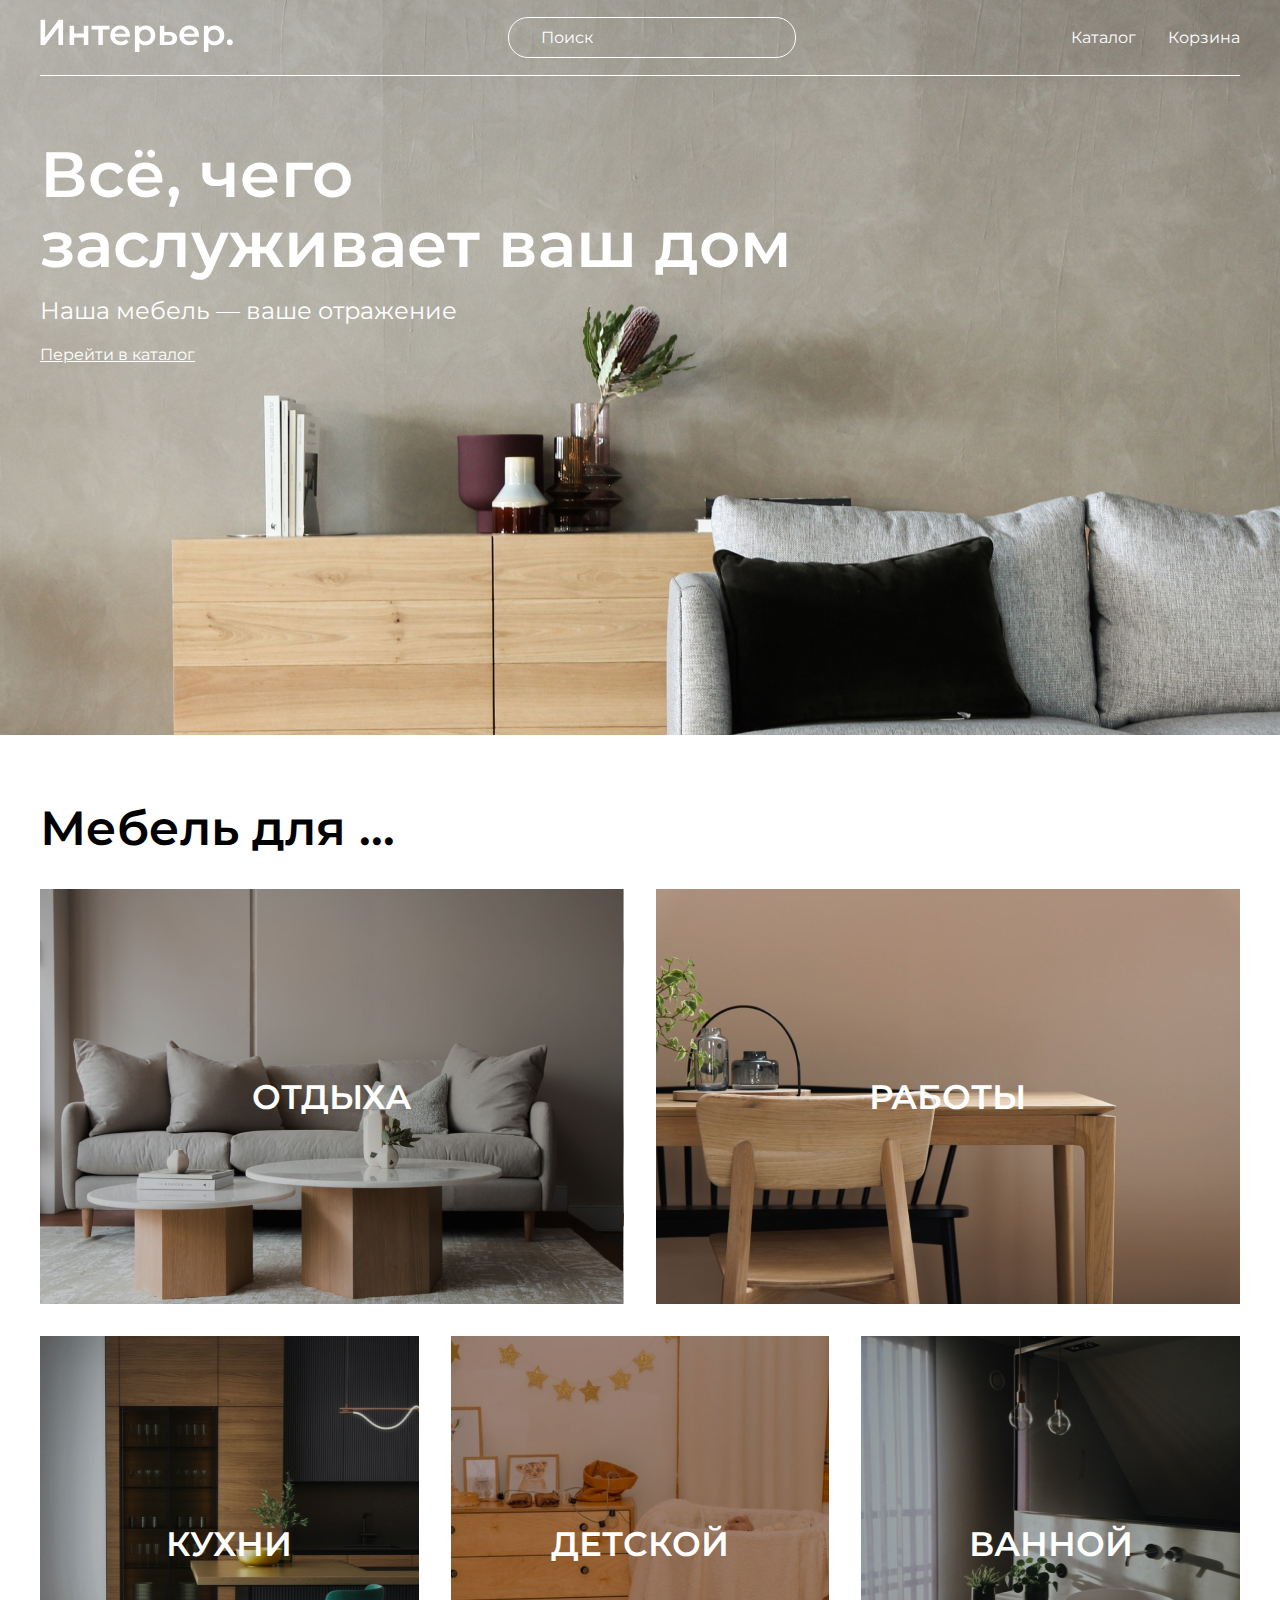
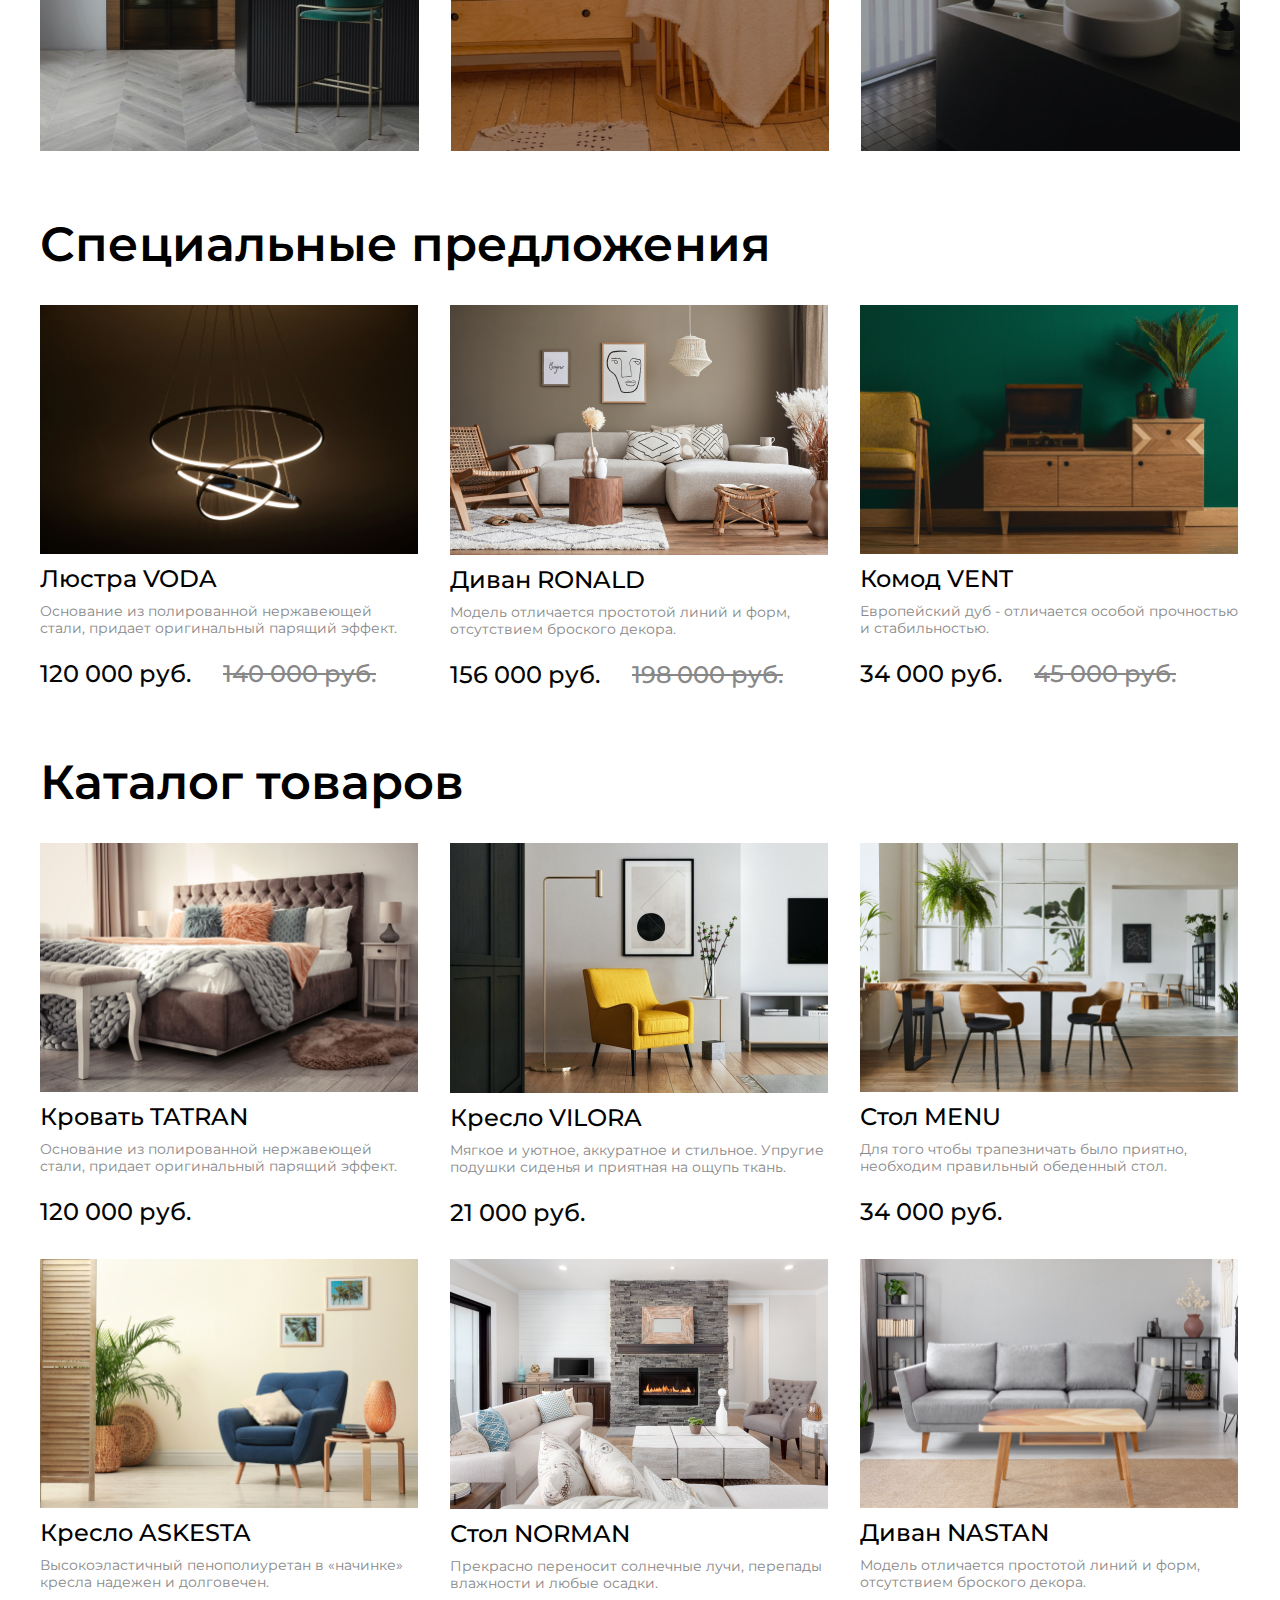
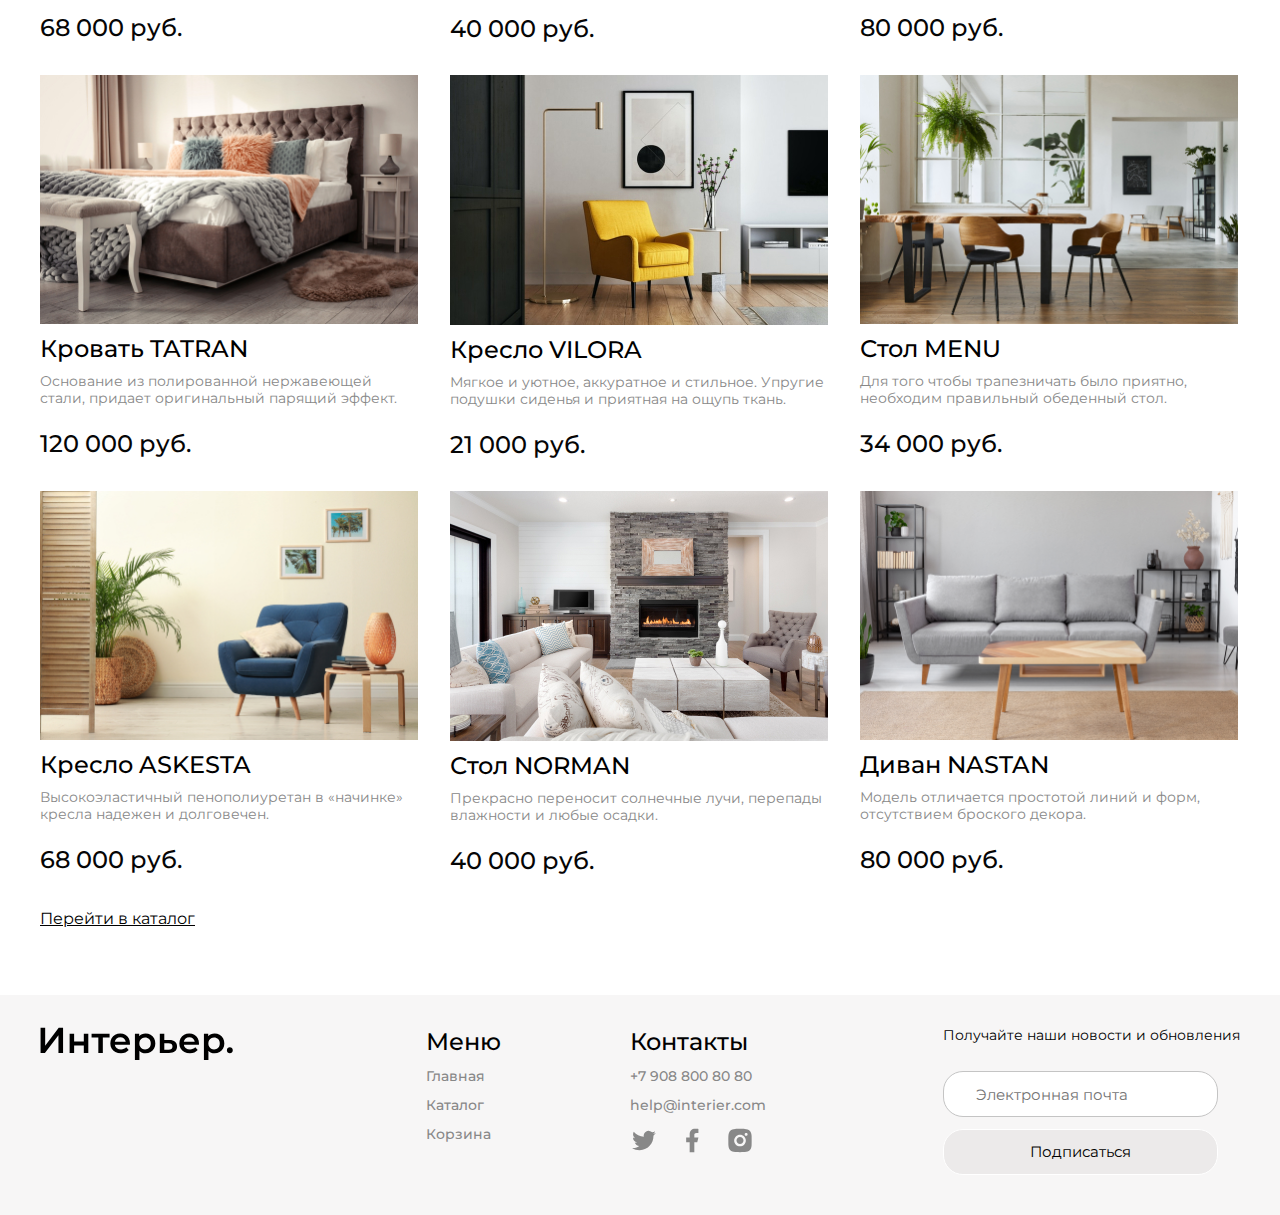
<file: index.html>
<!DOCTYPE html>
<html lang="ru">

<head>
    <meta charset="UTF-8">
    <meta name="viewport" content="width=device-width, initial-scale=1.0">
    <link rel="preconnect" href="https://fonts.googleapis.com">
    <link rel="preconnect" href="https://fonts.gstatic.com" crossorigin>
    <link href="https://fonts.googleapis.com/css2?family=Montserrat:wght@400;500;600&display=swap" rel="stylesheet">
    <link rel="stylesheet" href="style.css">
    <title>Главная страница</title>
</head>

<body>
    <section class="header__img center">
        <header class="header">
            <a href="./index.html"><svg width="193" height="33" viewBox="0 0 193 33" fill="none"
                    xmlns="http://www.w3.org/2000/svg">
                    <path
                        d="M0.564 0.799998H5.172V18.692L18.708 0.799998H23.064V26H18.456V8.144L4.92 26H0.564V0.799998ZM29.6256 6.776H34.1256V14.588H43.8096V6.776H48.3096V26H43.8096V18.404H34.1256V26H29.6256V6.776ZM69.5684 10.592H62.8364V26H58.3364V10.592H51.5684V6.776H69.5684V10.592ZM89.9888 16.496C89.9888 16.808 89.9648 17.252 89.9168 17.828H74.8328C75.0968 19.244 75.7808 20.372 76.8848 21.212C78.0128 22.028 79.4048 22.436 81.0608 22.436C83.1728 22.436 84.9128 21.74 86.2808 20.348L88.6928 23.12C87.8288 24.152 86.7368 24.932 85.4168 25.46C84.0968 25.988 82.6088 26.252 80.9528 26.252C78.8408 26.252 76.9808 25.832 75.3728 24.992C73.7648 24.152 72.5168 22.988 71.6288 21.5C70.7648 19.988 70.3328 18.284 70.3328 16.388C70.3328 14.516 70.7528 12.836 71.5928 11.348C72.4568 9.836 73.6448 8.66 75.1568 7.82C76.6688 6.98 78.3728 6.56 80.2688 6.56C82.1408 6.56 83.8088 6.98 85.2728 7.82C86.7608 8.636 87.9128 9.8 88.7288 11.312C89.5688 12.8 89.9888 14.528 89.9888 16.496ZM80.2688 10.16C78.8288 10.16 77.6048 10.592 76.5968 11.456C75.6128 12.296 75.0128 13.424 74.7968 14.84H85.7048C85.5128 13.448 84.9248 12.32 83.9408 11.456C82.9568 10.592 81.7328 10.16 80.2688 10.16ZM105.567 6.56C107.439 6.56 109.107 6.968 110.571 7.784C112.059 8.6 113.223 9.752 114.063 11.24C114.903 12.728 115.323 14.444 115.323 16.388C115.323 18.332 114.903 20.06 114.063 21.572C113.223 23.06 112.059 24.212 110.571 25.028C109.107 25.844 107.439 26.252 105.567 26.252C102.975 26.252 100.923 25.388 99.4107 23.66V32.984H94.9107V6.776H99.1947V9.296C99.9387 8.384 100.851 7.7 101.931 7.244C103.035 6.788 104.247 6.56 105.567 6.56ZM105.063 22.4C106.719 22.4 108.075 21.848 109.131 20.744C110.211 19.64 110.751 18.188 110.751 16.388C110.751 14.588 110.211 13.136 109.131 12.032C108.075 10.928 106.719 10.376 105.063 10.376C103.983 10.376 103.011 10.628 102.147 11.132C101.283 11.612 100.599 12.308 100.095 13.22C99.5907 14.132 99.3387 15.188 99.3387 16.388C99.3387 17.588 99.5907 18.644 100.095 19.556C100.599 20.468 101.283 21.176 102.147 21.68C103.011 22.16 103.983 22.4 105.063 22.4ZM129.449 13.112C131.897 13.112 133.769 13.664 135.065 14.768C136.385 15.872 137.045 17.432 137.045 19.448C137.045 21.56 136.325 23.192 134.885 24.344C133.445 25.496 131.417 26.06 128.801 26.036L119.801 26V6.776H124.301V13.076L129.449 13.112ZM128.405 22.724C129.725 22.748 130.733 22.472 131.429 21.896C132.125 21.32 132.473 20.48 132.473 19.376C132.473 18.296 132.137 17.504 131.465 17C130.793 16.496 129.773 16.232 128.405 16.208L124.301 16.172V22.688L128.405 22.724ZM159.001 16.496C159.001 16.808 158.977 17.252 158.929 17.828H143.845C144.109 19.244 144.793 20.372 145.897 21.212C147.025 22.028 148.417 22.436 150.073 22.436C152.185 22.436 153.925 21.74 155.293 20.348L157.705 23.12C156.841 24.152 155.749 24.932 154.429 25.46C153.109 25.988 151.621 26.252 149.965 26.252C147.853 26.252 145.993 25.832 144.385 24.992C142.777 24.152 141.529 22.988 140.641 21.5C139.777 19.988 139.345 18.284 139.345 16.388C139.345 14.516 139.765 12.836 140.605 11.348C141.469 9.836 142.657 8.66 144.169 7.82C145.681 6.98 147.385 6.56 149.281 6.56C151.153 6.56 152.821 6.98 154.285 7.82C155.773 8.636 156.925 9.8 157.741 11.312C158.581 12.8 159.001 14.528 159.001 16.496ZM149.281 10.16C147.841 10.16 146.617 10.592 145.609 11.456C144.625 12.296 144.025 13.424 143.809 14.84H154.717C154.525 13.448 153.937 12.32 152.953 11.456C151.969 10.592 150.745 10.16 149.281 10.16ZM174.578 6.56C176.45 6.56 178.118 6.968 179.582 7.784C181.07 8.6 182.234 9.752 183.074 11.24C183.914 12.728 184.334 14.444 184.334 16.388C184.334 18.332 183.914 20.06 183.074 21.572C182.234 23.06 181.07 24.212 179.582 25.028C178.118 25.844 176.45 26.252 174.578 26.252C171.986 26.252 169.934 25.388 168.422 23.66V32.984H163.922V6.776H168.206V9.296C168.95 8.384 169.862 7.7 170.942 7.244C172.046 6.788 173.258 6.56 174.578 6.56ZM174.074 22.4C175.73 22.4 177.086 21.848 178.142 20.744C179.222 19.64 179.762 18.188 179.762 16.388C179.762 14.588 179.222 13.136 178.142 12.032C177.086 10.928 175.73 10.376 174.074 10.376C172.994 10.376 172.022 10.628 171.158 11.132C170.294 11.612 169.61 12.308 169.106 13.22C168.602 14.132 168.35 15.188 168.35 16.388C168.35 17.588 168.602 18.644 169.106 19.556C169.61 20.468 170.294 21.176 171.158 21.68C172.022 22.16 172.994 22.4 174.074 22.4ZM189.83 26.252C189.014 26.252 188.318 25.976 187.742 25.424C187.166 24.848 186.878 24.128 186.878 23.264C186.878 22.376 187.154 21.656 187.706 21.104C188.282 20.552 188.99 20.276 189.83 20.276C190.67 20.276 191.366 20.552 191.918 21.104C192.494 21.656 192.782 22.376 192.782 23.264C192.782 24.128 192.494 24.848 191.918 25.424C191.342 25.976 190.646 26.252 189.83 26.252Z"
                        fill="white" />
                </svg>
            </a>
            <form action="#">
                <input class="header__input" placeholder="Поиск" type="text">
            </form>
            <nav class="menu">
                <a class="menu__link" href="./catalog.html">Каталог</a>
                <a class="menu__link" href="./cart.html">Корзина</a>
            </nav>
            <nav class="menu__mobile">
                <a href="#" class="menu__link-mobile"><svg width="20" height="19" viewBox="0 0 20 19" fill="none"
                        xmlns="http://www.w3.org/2000/svg">
                        <g clip-path="url(#clip0_1_253)">
                            <path
                                d="M5.7515 2.99153C4.59282 4.1485 3.91891 5.70376 3.86709 7.34035C3.81528 8.97695 4.38946 10.5717 5.47264 11.7997C6.55581 13.0276 8.06645 13.7963 9.69672 13.9492C11.2973 14.0992 12.8949 13.6446 14.1757 12.6767L17.5069 16.0087L17.5069 16.0087C17.5897 16.0915 17.6881 16.1572 17.7963 16.2021C17.9046 16.2469 18.0206 16.27 18.1377 16.27C18.2549 16.27 18.3709 16.2469 18.4791 16.2021C18.5873 16.1572 18.6857 16.0915 18.7685 16.0087C18.8514 15.9258 18.9171 15.8275 18.9619 15.7192C19.0068 15.611 19.0298 15.495 19.0298 15.3779C19.0298 15.2607 19.0068 15.1447 18.9619 15.0365C18.9171 14.9282 18.8514 14.8299 18.7685 14.747L18.7685 14.747L15.4368 11.4161C16.4021 10.1351 16.8547 8.53858 16.7038 6.93955C16.5501 5.31066 15.7816 3.80151 14.5547 2.71913C13.3277 1.63674 11.7345 1.06244 10.0992 1.11304C8.46381 1.16365 6.90917 1.83536 5.7515 2.99153ZM5.7515 2.99153L5.82216 3.06229L5.7515 2.99153ZM13.5895 4.25378C14.0271 4.68428 14.3751 5.19715 14.6135 5.76281C14.8518 6.32848 14.9758 6.93574 14.9783 7.54956C14.9808 8.16339 14.8618 8.77164 14.628 9.33923C14.3943 9.90681 14.0505 10.4225 13.6164 10.8565C13.1824 11.2906 12.6667 11.6344 12.0991 11.8682C11.5315 12.1019 10.9233 12.221 10.3094 12.2185C9.6956 12.216 9.08834 12.092 8.52268 11.8536C7.95702 11.6152 7.44415 11.2672 7.01365 10.8297C6.15334 9.95522 5.67341 8.77625 5.6784 7.54956C5.6834 6.32288 6.17291 5.14786 7.04032 4.28045C7.90772 3.41304 9.08274 2.92353 10.3094 2.91854C11.5361 2.91354 12.7151 3.39347 13.5895 4.25378Z"
                                fill="white" stroke="white" stroke-width="0.2" />
                        </g>
                        <defs>
                            <clipPath id="clip0_1_253">
                                <rect width="19" height="19" fill="white" transform="translate(0.800659)" />
                            </clipPath>
                        </defs>
                    </svg>
                </a>
                <a href="./catalog.html" class="menu__link-mobile"><svg width="20" height="21" viewBox="0 0 20 21"
                        fill="none" xmlns="http://www.w3.org/2000/svg">
                        <rect x="0.800659" y="0.899902" width="4.57143" height="4.57143" fill="white" />
                        <rect x="0.800659" y="8.21411" width="4.57143" height="4.57143" fill="white" />
                        <rect x="0.800659" y="15.5283" width="4.57143" height="4.57143" fill="white" />
                        <rect x="8.11414" y="8.21411" width="4.57143" height="4.57143" fill="white" />
                        <rect x="8.11414" y="15.5283" width="4.57143" height="4.57143" fill="white" />
                        <rect x="8.11414" y="0.899902" width="4.57143" height="4.57143" fill="white" />
                        <rect x="15.4286" y="8.21411" width="4.57143" height="4.57143" fill="white" />
                        <rect x="15.4286" y="15.5283" width="4.57143" height="4.57143" fill="white" />
                        <rect x="15.4286" y="0.899902" width="4.57143" height="4.57143" fill="white" />
                    </svg>
                </a>
                <a href="./cart.html" class="menu__link-mobile"><svg width="25" height="25" viewBox="0 0 25 25"
                        fill="none" xmlns="http://www.w3.org/2000/svg">
                        <path
                            d="M14.5834 20.8334C15.1359 20.8334 15.6658 20.6139 16.0566 20.2232C16.4473 19.8325 16.6667 19.3026 16.6667 18.7501C16.6667 18.1975 16.4473 17.6676 16.0566 17.2769C15.6658 16.8862 15.1359 16.6667 14.5834 16.6667C14.0309 16.6667 13.501 16.8862 13.1103 17.2769C12.7196 17.6676 12.5001 18.1975 12.5001 18.7501C12.5001 19.3026 12.7196 19.8325 13.1103 20.2232C13.501 20.6139 14.0309 20.8334 14.5834 20.8334ZM7.29174 20.8334C7.84428 20.8334 8.37418 20.6139 8.76488 20.2232C9.15558 19.8325 9.37508 19.3026 9.37508 18.7501C9.37508 18.1975 9.15558 17.6676 8.76488 17.2769C8.37418 16.8862 7.84428 16.6667 7.29174 16.6667C6.73921 16.6667 6.20931 16.8862 5.81861 17.2769C5.4279 17.6676 5.20841 18.1975 5.20841 18.7501C5.20841 19.3026 5.4279 19.8325 5.81861 20.2232C6.20931 20.6139 6.73921 20.8334 7.29174 20.8334ZM20.873 6.16987C21.133 6.16149 21.3796 6.05229 21.5606 5.86538C21.7416 5.67846 21.8428 5.42849 21.8428 5.16831C21.8428 4.90814 21.7416 4.65816 21.5606 4.47125C21.3796 4.28433 21.133 4.17514 20.873 4.16675H19.674C18.7345 4.16675 17.922 4.81883 17.7178 5.7355L16.4126 11.6126C16.2084 12.5292 15.3959 13.1813 14.4563 13.1813H6.63133L5.12924 7.17091H14.8636C15.1212 7.15916 15.3644 7.04856 15.5425 6.86211C15.7206 6.67567 15.82 6.42773 15.82 6.16987C15.82 5.91201 15.7206 5.66408 15.5425 5.47763C15.3644 5.29119 15.1212 5.18059 14.8636 5.16883H5.12924C4.82473 5.16874 4.5242 5.23808 4.25051 5.37157C3.97682 5.50507 3.73716 5.69921 3.54976 5.93923C3.36236 6.17925 3.23215 6.45884 3.16903 6.75674C3.10591 7.05464 3.11154 7.36302 3.1855 7.65841L4.68758 13.6667C4.79586 14.1003 5.046 14.4852 5.39821 14.7602C5.75042 15.0352 6.18447 15.1845 6.63133 15.1845H14.4563C15.368 15.1846 16.2524 14.8738 16.9636 14.3033C17.6748 13.7329 18.1701 12.9369 18.3678 12.047L19.674 6.16987H20.873Z"
                            fill="white" />
                    </svg>
                </a>
            </nav>
        </header>
        <div class="top">
            <h1 class="top__title">Всё, чего заслуживает ваш дом</h1>
            <p class="top__text">Наша мебель — ваше отражение</p>
            <a class="top__link__catalog" href="./catalog.html">Перейти в каталог</a>
        </div>
    </section>
    <section class="for center">
        <h2 class="for__title">Мебель для ...</h2>
        <div class="for__box">
            <div class="for__item for__big_pic for__item_1">Отдыха</div>
            <div class="for__item for__big_pic for__item_2">Работы</div>
            <div class="for__item for__item_3">Кухни</div>
            <div class="for__item for__item_4">Детской</div>
            <div class="for__item for__item_5">Ванной</div>
        </div>
    </section>
    <section class="center">
        <h2 class="heading">Специальные предложения</h2>
        <div class="product__box">
            <div class="product__content">
                <img src="img/voda.jpg" alt="Люстра">
                <h3 class="product__heading">Люстра VODA</h3>
                <p class="product__heading_text">Основание из полированной нержавеющей стали, придает оригинальный
                    парящий эффект.</p>
                <div class="product__price_box">
                    <p class="product__price">120 000 руб.</p>
                    <p class="product__price product__price_sale">140 000 руб.</p>
                </div>
            </div>
            <div class="product__content">
                <img src="img/ronald.jpg" alt="Диван">
                <h3 class="product__heading">Диван RONALD</h3>
                <p class="product__heading_text">Модель отличается простотой линий и форм, отсутствием броского декора.
                </p>
                <div class="product__price_box">
                    <p class="product__price">156 000 руб.</p>
                    <p class="product__price product__price_sale">198 000 руб.</p>
                </div>
            </div>
            <div class="product__content">
                <img src="img/vent.jpg" alt="Комод">
                <h3 class="product__heading">Комод VENT</h3>
                <p class="product__heading_text">Европейский дуб - отличается особой прочностью и стабильностью.</p>
                <div class="product__price_box">
                    <p class="product__price">34 000 руб.</p>
                    <p class="product__price product__price_sale">45 000 руб.</p>
                </div>
            </div>
        </div>
    </section>
    <section class="center">
        <h2 class="heading">Каталог товаров</h2>
        <div class="product__box">
            <div class="product__content">
                <img src="img/tatran.jpg" alt="Кровать">
                <h3 class="product__heading">Кровать TATRAN</h3>
                <p class="product__heading_text">Основание из полированной нержавеющей стали, придает оригинальный
                    парящий
                    эффект.</p>
                <div class="product__price_box">
                    <p class="product__price">120 000 руб.</p>
                </div>
            </div>
            <div class="product__content">
                <img src="img/vilora.jpg" alt="Кресло">
                <h3 class="product__heading">Кресло VILORA</h3>
                <p class="product__heading_text">Мягкое и уютное, аккуратное и стильное. Упругие подушки сиденья и
                    приятная
                    на
                    ощупь ткань.</p>
                <div class="product__price_box">
                    <p class="product__price">21 000 руб.</p>
                </div>
            </div>
            <div class="product__content">
                <img src="img/menu.jpg" alt="Стол">
                <h3 class="product__heading">Стол MENU</h3>
                <p class="product__heading_text">Для того чтобы трапезничать было приятно, необходим правильный
                    обеденный
                    стол.
                </p>
                <div class="product__price_box">
                    <p class="product__price">34 000 руб.</p>
                </div>
            </div>
            <div class="product__content">
                <img src="img/askesta.jpg" alt="Кресло">
                <h3 class="product__heading">Кресло ASKESTA</h3>
                <p class="product__heading_text">Высокоэластичный пенополиуретан в «начинке» кресла надежен и
                    долговечен.
                </p>
                <div class="product__price_box">
                    <p class="product__price">68 000 руб.</p>
                </div>
            </div>
            <div class="product__content">
                <img src="img/norman.jpg" alt="Стол">
                <h3 class="product__heading">Стол NORMAN</h3>
                <p class="product__heading_text">Прекрасно переносит солнечные лучи, перепады влажности и любые осадки.
                </p>
                <div class="product__price_box">
                    <p class="product__price">40 000 руб.</p>
                </div>
            </div>
            <div class="product__content">
                <img src="img/nastan.png" alt="Диван">
                <h3 class="product__heading">Диван NASTAN</h3>
                <p class="product__heading_text">Модель отличается простотой линий и форм, отсутствием броского декора.
                </p>
                <div class="product__price_box">
                    <p class="product__price">80 000 руб.</p>
                </div>
            </div>
            <div class="product__content">
                <img src="img/tatran.jpg" alt="Кровать">
                <h3 class="product__heading">Кровать TATRAN</h3>
                <p class="product__heading_text">Основание из полированной нержавеющей стали, придает оригинальный
                    парящий
                    эффект.</p>
                <div class="product__price_box">
                    <p class="product__price">120 000 руб.</p>
                </div>
            </div>
            <div class="product__content">
                <img src="img/vilora.jpg" alt="Кресло">
                <h3 class="product__heading">Кресло VILORA</h3>
                <p class="product__heading_text">Мягкое и уютное, аккуратное и стильное. Упругие подушки сиденья и
                    приятная
                    на
                    ощупь ткань.</p>
                <div class="product__price_box">
                    <p class="product__price">21 000 руб.</p>
                </div>
            </div>
            <div class="product__content">
                <img src="img/menu.jpg" alt="Стол">
                <h3 class="product__heading">Стол MENU</h3>
                <p class="product__heading_text">Для того чтобы трапезничать было приятно, необходим правильный
                    обеденный
                    стол.
                </p>
                <div class="product__price_box">
                    <p class="product__price">34 000 руб.</p>
                </div>
            </div>
            <div class="product__content">
                <img src="img/askesta.jpg" alt="Кресло">
                <h3 class="product__heading">Кресло ASKESTA</h3>
                <p class="product__heading_text">Высокоэластичный пенополиуретан в «начинке» кресла надежен и
                    долговечен.
                </p>
                <div class="product__price_box">
                    <p class="product__price">68 000 руб.</p>
                </div>
            </div>
            <div class="product__content">
                <img src="img/norman.jpg" alt="Стол">
                <h3 class="product__heading">Стол NORMAN</h3>
                <p class="product__heading_text">Прекрасно переносит солнечные лучи, перепады влажности и любые осадки.
                </p>
                <div class="product__price_box">
                    <p class="product__price">40 000 руб.</p>
                </div>
            </div>
            <div class="product__content">
                <img src="img/nastan.png" alt="Диван">
                <h3 class="product__heading">Диван NASTAN</h3>
                <p class="product__heading_text">Модель отличается простотой линий и форм, отсутствием броского декора.
                </p>
                <div class="product__price_box">
                    <p class="product__price">80 000 руб.</p>
                </div>
            </div>
        </div>
        <div class="bottom__catalog"><a class="bottom__catalog_link" href="./catalog.html">Перейти в каталог</a></div>
    </section>
    <footer class="footer center">
        <div class="footer__logo">
            <a href="index.html"><svg width="193" height="33" viewBox="0 0 193 33" fill="none"
                    xmlns="http://www.w3.org/2000/svg">
                    <path
                        d="M0.564 0.799998H5.172V18.692L18.708 0.799998H23.064V26H18.456V8.144L4.92 26H0.564V0.799998ZM29.6256 6.776H34.1256V14.588H43.8096V6.776H48.3096V26H43.8096V18.404H34.1256V26H29.6256V6.776ZM69.5684 10.592H62.8364V26H58.3364V10.592H51.5684V6.776H69.5684V10.592ZM89.9888 16.496C89.9888 16.808 89.9648 17.252 89.9168 17.828H74.8328C75.0968 19.244 75.7808 20.372 76.8848 21.212C78.0128 22.028 79.4048 22.436 81.0608 22.436C83.1728 22.436 84.9128 21.74 86.2808 20.348L88.6928 23.12C87.8288 24.152 86.7368 24.932 85.4168 25.46C84.0968 25.988 82.6088 26.252 80.9528 26.252C78.8408 26.252 76.9808 25.832 75.3728 24.992C73.7648 24.152 72.5168 22.988 71.6288 21.5C70.7648 19.988 70.3328 18.284 70.3328 16.388C70.3328 14.516 70.7528 12.836 71.5928 11.348C72.4568 9.836 73.6448 8.66 75.1568 7.82C76.6688 6.98 78.3728 6.56 80.2688 6.56C82.1408 6.56 83.8088 6.98 85.2728 7.82C86.7608 8.636 87.9128 9.8 88.7288 11.312C89.5688 12.8 89.9888 14.528 89.9888 16.496ZM80.2688 10.16C78.8288 10.16 77.6048 10.592 76.5968 11.456C75.6128 12.296 75.0128 13.424 74.7968 14.84H85.7048C85.5128 13.448 84.9248 12.32 83.9408 11.456C82.9568 10.592 81.7328 10.16 80.2688 10.16ZM105.567 6.56C107.439 6.56 109.107 6.968 110.571 7.784C112.059 8.6 113.223 9.752 114.063 11.24C114.903 12.728 115.323 14.444 115.323 16.388C115.323 18.332 114.903 20.06 114.063 21.572C113.223 23.06 112.059 24.212 110.571 25.028C109.107 25.844 107.439 26.252 105.567 26.252C102.975 26.252 100.923 25.388 99.4107 23.66V32.984H94.9107V6.776H99.1947V9.296C99.9387 8.384 100.851 7.7 101.931 7.244C103.035 6.788 104.247 6.56 105.567 6.56ZM105.063 22.4C106.719 22.4 108.075 21.848 109.131 20.744C110.211 19.64 110.751 18.188 110.751 16.388C110.751 14.588 110.211 13.136 109.131 12.032C108.075 10.928 106.719 10.376 105.063 10.376C103.983 10.376 103.011 10.628 102.147 11.132C101.283 11.612 100.599 12.308 100.095 13.22C99.5907 14.132 99.3387 15.188 99.3387 16.388C99.3387 17.588 99.5907 18.644 100.095 19.556C100.599 20.468 101.283 21.176 102.147 21.68C103.011 22.16 103.983 22.4 105.063 22.4ZM129.449 13.112C131.897 13.112 133.769 13.664 135.065 14.768C136.385 15.872 137.045 17.432 137.045 19.448C137.045 21.56 136.325 23.192 134.885 24.344C133.445 25.496 131.417 26.06 128.801 26.036L119.801 26V6.776H124.301V13.076L129.449 13.112ZM128.405 22.724C129.725 22.748 130.733 22.472 131.429 21.896C132.125 21.32 132.473 20.48 132.473 19.376C132.473 18.296 132.137 17.504 131.465 17C130.793 16.496 129.773 16.232 128.405 16.208L124.301 16.172V22.688L128.405 22.724ZM159.001 16.496C159.001 16.808 158.977 17.252 158.929 17.828H143.845C144.109 19.244 144.793 20.372 145.897 21.212C147.025 22.028 148.417 22.436 150.073 22.436C152.185 22.436 153.925 21.74 155.293 20.348L157.705 23.12C156.841 24.152 155.749 24.932 154.429 25.46C153.109 25.988 151.621 26.252 149.965 26.252C147.853 26.252 145.993 25.832 144.385 24.992C142.777 24.152 141.529 22.988 140.641 21.5C139.777 19.988 139.345 18.284 139.345 16.388C139.345 14.516 139.765 12.836 140.605 11.348C141.469 9.836 142.657 8.66 144.169 7.82C145.681 6.98 147.385 6.56 149.281 6.56C151.153 6.56 152.821 6.98 154.285 7.82C155.773 8.636 156.925 9.8 157.741 11.312C158.581 12.8 159.001 14.528 159.001 16.496ZM149.281 10.16C147.841 10.16 146.617 10.592 145.609 11.456C144.625 12.296 144.025 13.424 143.809 14.84H154.717C154.525 13.448 153.937 12.32 152.953 11.456C151.969 10.592 150.745 10.16 149.281 10.16ZM174.578 6.56C176.45 6.56 178.118 6.968 179.582 7.784C181.07 8.6 182.234 9.752 183.074 11.24C183.914 12.728 184.334 14.444 184.334 16.388C184.334 18.332 183.914 20.06 183.074 21.572C182.234 23.06 181.07 24.212 179.582 25.028C178.118 25.844 176.45 26.252 174.578 26.252C171.986 26.252 169.934 25.388 168.422 23.66V32.984H163.922V6.776H168.206V9.296C168.95 8.384 169.862 7.7 170.942 7.244C172.046 6.788 173.258 6.56 174.578 6.56ZM174.074 22.4C175.73 22.4 177.086 21.848 178.142 20.744C179.222 19.64 179.762 18.188 179.762 16.388C179.762 14.588 179.222 13.136 178.142 12.032C177.086 10.928 175.73 10.376 174.074 10.376C172.994 10.376 172.022 10.628 171.158 11.132C170.294 11.612 169.61 12.308 169.106 13.22C168.602 14.132 168.35 15.188 168.35 16.388C168.35 17.588 168.602 18.644 169.106 19.556C169.61 20.468 170.294 21.176 171.158 21.68C172.022 22.16 172.994 22.4 174.074 22.4ZM189.83 26.252C189.014 26.252 188.318 25.976 187.742 25.424C187.166 24.848 186.878 24.128 186.878 23.264C186.878 22.376 187.154 21.656 187.706 21.104C188.282 20.552 188.99 20.276 189.83 20.276C190.67 20.276 191.366 20.552 191.918 21.104C192.494 21.656 192.782 22.376 192.782 23.264C192.782 24.128 192.494 24.848 191.918 25.424C191.342 25.976 190.646 26.252 189.83 26.252Z"
                        fill="black" />
                </svg>
            </a>
        </div>
        <div class="footer__content">
            <div class="footer__info">
                <div class="footer__menu">
                    <h4 class="footer__heading">Меню</h4>
                    <a class="footer__link" href="./index.html">Главная</a>
                    <a class="footer__link" href="./catalog.html">Каталог</a>
                    <a class="footer__link" href="./cart.html">Корзина</a>
                </div>
                <div class="footer__item">
                    <h4 class="footer__heading">Контакты</h4>
                    <a class="footer__contacts" href="#">+7 908 800 80 80</a>
                    <a class="footer__contacts" href="#">help@interier.com</a>
                    <div class="footer__item_icons">
                        <a href="#"><svg class="footer__item_icons_logo" width="28" height="29" viewBox="0 0 28 29"
                                fill="none" xmlns="http://www.w3.org/2000/svg">
                                <g clip-path="url(#clip0_1_1295)">
                                    <path
                                        d="M25.8557 7.11685C24.965 7.51083 24.0205 7.76957 23.0533 7.88452C24.0727 7.27486 24.8357 6.31537 25.2 5.18485C24.2433 5.75419 23.1945 6.15319 22.1013 6.36902C21.3671 5.58336 20.3938 5.06231 19.3328 4.88687C18.2718 4.71143 17.1826 4.89143 16.2345 5.39888C15.2864 5.90634 14.5325 6.71282 14.09 7.69295C13.6475 8.67307 13.5412 9.77193 13.7877 10.8187C11.8476 10.7215 9.94974 10.2173 8.21718 9.33896C6.48463 8.46063 4.95616 7.22774 3.73102 5.72035C3.29735 6.46521 3.06946 7.31195 3.07068 8.17385C3.07068 9.86552 3.93168 11.36 5.24068 12.235C4.46603 12.2106 3.70842 12.0014 3.03102 11.6249V11.6855C3.03125 12.8122 3.42111 13.9041 4.1345 14.7761C4.8479 15.6481 5.84091 16.2466 6.94518 16.47C6.22607 16.6649 5.47204 16.6936 4.74018 16.554C5.05153 17.5238 5.65836 18.3719 6.47571 18.9796C7.29306 19.5874 8.28 19.9243 9.29835 19.9432C8.28624 20.7381 7.12739 21.3257 5.88804 21.6724C4.6487 22.0191 3.35316 22.1182 2.07552 21.9639C4.30583 23.3982 6.90213 24.1597 9.55385 24.1572C18.529 24.1572 23.4372 16.722 23.4372 10.2739C23.4372 10.0639 23.4313 9.85152 23.422 9.64385C24.3774 8.95338 25.2019 8.09804 25.8568 7.11802L25.8557 7.11685Z"
                                        fill="#888888" />
                                </g>
                                <defs>
                                    <clipPath id="clip0_1_1295">
                                        <rect width="28" height="28" fill="white" transform="translate(0 0.518188)" />
                                    </clipPath>
                                </defs>
                            </svg>
                        </a>
                        <a href="#"><svg class="footer__item_icons_logo" width="28" height="29" viewBox="0 0 28 29"
                                fill="none" xmlns="http://www.w3.org/2000/svg">
                                <g clip-path="url(#clip0_1_1292)">
                                    <path
                                        d="M16.3333 16.2395H19.25L20.4167 11.5728H16.3333V9.2395C16.3333 8.03783 16.3333 6.90617 18.6667 6.90617H20.4167V2.98617C20.0363 2.936 18.6002 2.82283 17.0835 2.82283C13.916 2.82283 11.6667 4.756 11.6667 8.30617V11.5728H8.16666V16.2395H11.6667V26.1562H16.3333V16.2395Z"
                                        fill="#888888" />
                                </g>
                                <defs>
                                    <clipPath id="clip0_1_1292">
                                        <rect width="28" height="28" fill="white" transform="translate(0 0.489502)" />
                                    </clipPath>
                                </defs>
                            </svg>
                        </a>
                        <a href="#"><svg class="footer__item_icons_logo" width="28" height="29" viewBox="0 0 28 29"
                                fill="none" xmlns="http://www.w3.org/2000/svg">
                                <g clip-path="url(#clip0_1_1298)">
                                    <path
                                        d="M14 2.85164C17.1698 2.85164 17.5653 2.86331 18.809 2.92164C20.0515 2.97998 20.8973 3.17481 21.6417 3.46414C22.4117 3.76048 23.0603 4.16181 23.709 4.80931C24.3022 5.39252 24.7613 6.098 25.0542 6.87664C25.3423 7.61981 25.5383 8.46681 25.5967 9.70931C25.6515 10.953 25.6667 11.3485 25.6667 14.5183C25.6667 17.6881 25.655 18.0836 25.5967 19.3273C25.5383 20.5698 25.3423 21.4156 25.0542 22.16C24.7621 22.939 24.303 23.6447 23.709 24.2273C23.1256 24.8204 22.4202 25.2794 21.6417 25.5725C20.8985 25.8606 20.0515 26.0566 18.809 26.115C17.5653 26.1698 17.1698 26.185 14 26.185C10.8302 26.185 10.4347 26.1733 9.191 26.115C7.94849 26.0566 7.10266 25.8606 6.35833 25.5725C5.57938 25.2802 4.87378 24.8211 4.291 24.2273C3.69764 23.6442 3.23858 22.9387 2.94583 22.16C2.6565 21.4168 2.46166 20.5698 2.40333 19.3273C2.34849 18.0836 2.33333 17.6881 2.33333 14.5183C2.33333 11.3485 2.34499 10.953 2.40333 9.70931C2.46166 8.46564 2.6565 7.62098 2.94583 6.87664C3.23777 6.09752 3.69693 5.39185 4.291 4.80931C4.87394 4.21575 5.57949 3.75666 6.35833 3.46414C7.10266 3.17481 7.94733 2.97998 9.191 2.92164C10.4347 2.86681 10.8302 2.85164 14 2.85164ZM14 8.68498C12.4529 8.68498 10.9692 9.29956 9.87521 10.3935C8.78124 11.4875 8.16666 12.9712 8.16666 14.5183C8.16666 16.0654 8.78124 17.5491 9.87521 18.6431C10.9692 19.7371 12.4529 20.3516 14 20.3516C15.5471 20.3516 17.0308 19.7371 18.1248 18.6431C19.2187 17.5491 19.8333 16.0654 19.8333 14.5183C19.8333 12.9712 19.2187 11.4875 18.1248 10.3935C17.0308 9.29956 15.5471 8.68498 14 8.68498ZM21.5833 8.39331C21.5833 8.00654 21.4297 7.6356 21.1562 7.36211C20.8827 7.08862 20.5118 6.93498 20.125 6.93498C19.7382 6.93498 19.3673 7.08862 19.0938 7.36211C18.8203 7.6356 18.6667 8.00654 18.6667 8.39331C18.6667 8.78008 18.8203 9.15102 19.0938 9.42451C19.3673 9.698 19.7382 9.85164 20.125 9.85164C20.5118 9.85164 20.8827 9.698 21.1562 9.42451C21.4297 9.15102 21.5833 8.78008 21.5833 8.39331ZM14 11.0183C14.9283 11.0183 15.8185 11.3871 16.4749 12.0434C17.1312 12.6998 17.5 13.5901 17.5 14.5183C17.5 15.4466 17.1312 16.3368 16.4749 16.9932C15.8185 17.6496 14.9283 18.0183 14 18.0183C13.0717 18.0183 12.1815 17.6496 11.5251 16.9932C10.8687 16.3368 10.5 15.4466 10.5 14.5183C10.5 13.5901 10.8687 12.6998 11.5251 12.0434C12.1815 11.3871 13.0717 11.0183 14 11.0183Z"
                                        fill="#888888" />
                                </g>
                                <defs>
                                    <clipPath id="clip0_1_1298">
                                        <rect width="28" height="28" fill="white" transform="translate(0 0.518311)" />
                                    </clipPath>
                                </defs>
                            </svg>
                        </a>
                    </div>
                </div>
            </div>
            <form class="footer__form" action="#">
                <p class="footer__form_text">Получайте наши новости и обновления</p>
                <input type="email" class="footer__form_input_email" placeholder="Электронная почта">
                <button type="submit" class="footer__form_button_email">Подписаться</button>
            </form>
        </div>
    </footer>
</body>

</html>
</file>
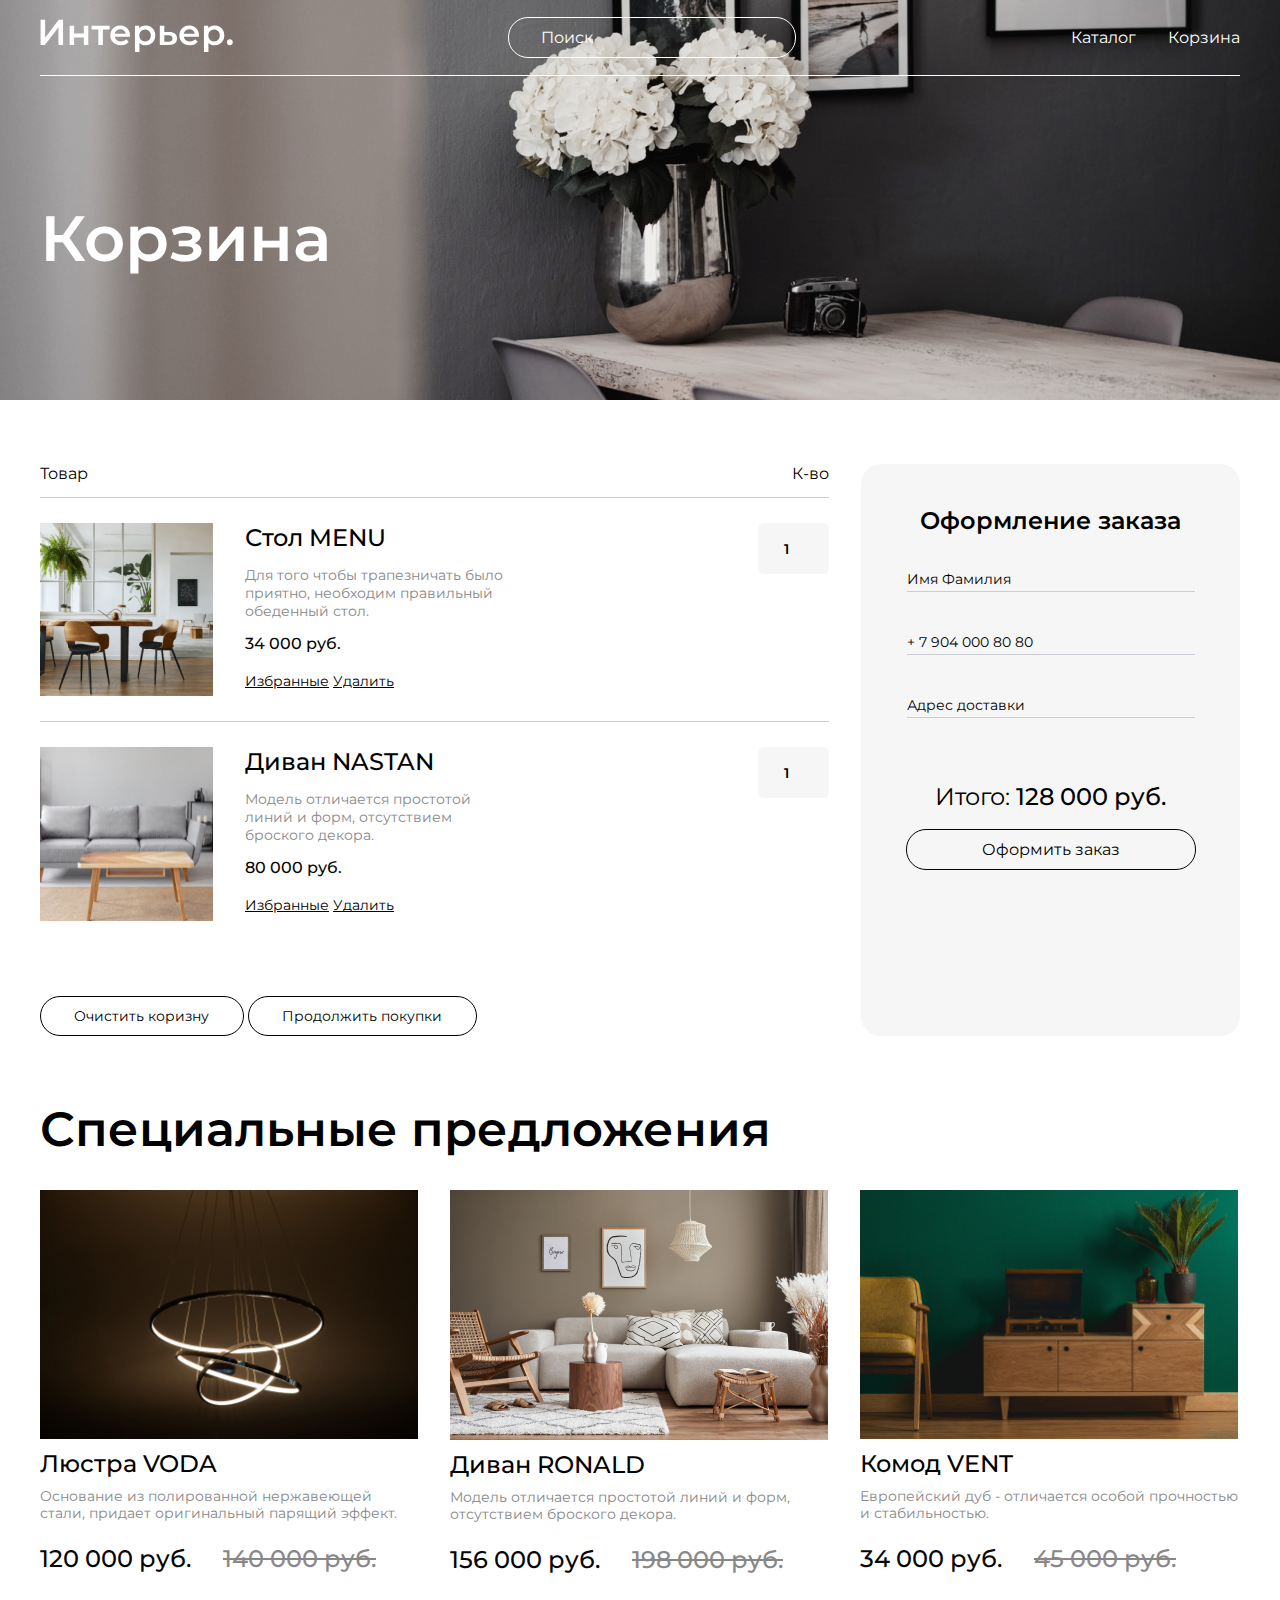
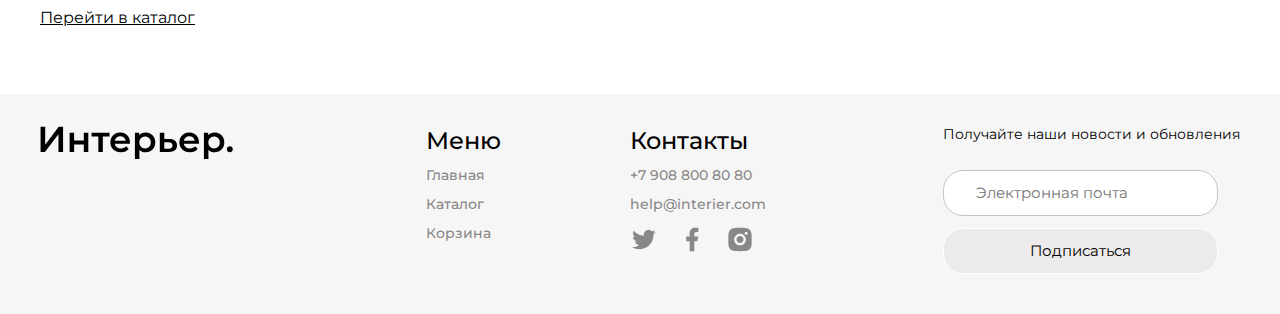
<file: cart.html>
<!DOCTYPE html>
<html lang="ru">

<head>
    <meta charset="UTF-8">
    <meta name="viewport" content="width=device-width, initial-scale=1.0">
    <link href="https://fonts.googleapis.com/css2?family=Montserrat:wght@400;500;600&display=swap" rel="stylesheet">
    <link rel="stylesheet" href="style.css">
    <title>Корзина</title>
</head>

<body>
    <section class="header__img_cart center">
        <header class="header">
            <a class="header__logo" href="./index.html"><svg width="193" height="33" viewBox="0 0 193 33" fill="none"
                    xmlns="http://www.w3.org/2000/svg">
                    <path
                        d="M0.564 0.799998H5.172V18.692L18.708 0.799998H23.064V26H18.456V8.144L4.92 26H0.564V0.799998ZM29.6256 6.776H34.1256V14.588H43.8096V6.776H48.3096V26H43.8096V18.404H34.1256V26H29.6256V6.776ZM69.5684 10.592H62.8364V26H58.3364V10.592H51.5684V6.776H69.5684V10.592ZM89.9888 16.496C89.9888 16.808 89.9648 17.252 89.9168 17.828H74.8328C75.0968 19.244 75.7808 20.372 76.8848 21.212C78.0128 22.028 79.4048 22.436 81.0608 22.436C83.1728 22.436 84.9128 21.74 86.2808 20.348L88.6928 23.12C87.8288 24.152 86.7368 24.932 85.4168 25.46C84.0968 25.988 82.6088 26.252 80.9528 26.252C78.8408 26.252 76.9808 25.832 75.3728 24.992C73.7648 24.152 72.5168 22.988 71.6288 21.5C70.7648 19.988 70.3328 18.284 70.3328 16.388C70.3328 14.516 70.7528 12.836 71.5928 11.348C72.4568 9.836 73.6448 8.66 75.1568 7.82C76.6688 6.98 78.3728 6.56 80.2688 6.56C82.1408 6.56 83.8088 6.98 85.2728 7.82C86.7608 8.636 87.9128 9.8 88.7288 11.312C89.5688 12.8 89.9888 14.528 89.9888 16.496ZM80.2688 10.16C78.8288 10.16 77.6048 10.592 76.5968 11.456C75.6128 12.296 75.0128 13.424 74.7968 14.84H85.7048C85.5128 13.448 84.9248 12.32 83.9408 11.456C82.9568 10.592 81.7328 10.16 80.2688 10.16ZM105.567 6.56C107.439 6.56 109.107 6.968 110.571 7.784C112.059 8.6 113.223 9.752 114.063 11.24C114.903 12.728 115.323 14.444 115.323 16.388C115.323 18.332 114.903 20.06 114.063 21.572C113.223 23.06 112.059 24.212 110.571 25.028C109.107 25.844 107.439 26.252 105.567 26.252C102.975 26.252 100.923 25.388 99.4107 23.66V32.984H94.9107V6.776H99.1947V9.296C99.9387 8.384 100.851 7.7 101.931 7.244C103.035 6.788 104.247 6.56 105.567 6.56ZM105.063 22.4C106.719 22.4 108.075 21.848 109.131 20.744C110.211 19.64 110.751 18.188 110.751 16.388C110.751 14.588 110.211 13.136 109.131 12.032C108.075 10.928 106.719 10.376 105.063 10.376C103.983 10.376 103.011 10.628 102.147 11.132C101.283 11.612 100.599 12.308 100.095 13.22C99.5907 14.132 99.3387 15.188 99.3387 16.388C99.3387 17.588 99.5907 18.644 100.095 19.556C100.599 20.468 101.283 21.176 102.147 21.68C103.011 22.16 103.983 22.4 105.063 22.4ZM129.449 13.112C131.897 13.112 133.769 13.664 135.065 14.768C136.385 15.872 137.045 17.432 137.045 19.448C137.045 21.56 136.325 23.192 134.885 24.344C133.445 25.496 131.417 26.06 128.801 26.036L119.801 26V6.776H124.301V13.076L129.449 13.112ZM128.405 22.724C129.725 22.748 130.733 22.472 131.429 21.896C132.125 21.32 132.473 20.48 132.473 19.376C132.473 18.296 132.137 17.504 131.465 17C130.793 16.496 129.773 16.232 128.405 16.208L124.301 16.172V22.688L128.405 22.724ZM159.001 16.496C159.001 16.808 158.977 17.252 158.929 17.828H143.845C144.109 19.244 144.793 20.372 145.897 21.212C147.025 22.028 148.417 22.436 150.073 22.436C152.185 22.436 153.925 21.74 155.293 20.348L157.705 23.12C156.841 24.152 155.749 24.932 154.429 25.46C153.109 25.988 151.621 26.252 149.965 26.252C147.853 26.252 145.993 25.832 144.385 24.992C142.777 24.152 141.529 22.988 140.641 21.5C139.777 19.988 139.345 18.284 139.345 16.388C139.345 14.516 139.765 12.836 140.605 11.348C141.469 9.836 142.657 8.66 144.169 7.82C145.681 6.98 147.385 6.56 149.281 6.56C151.153 6.56 152.821 6.98 154.285 7.82C155.773 8.636 156.925 9.8 157.741 11.312C158.581 12.8 159.001 14.528 159.001 16.496ZM149.281 10.16C147.841 10.16 146.617 10.592 145.609 11.456C144.625 12.296 144.025 13.424 143.809 14.84H154.717C154.525 13.448 153.937 12.32 152.953 11.456C151.969 10.592 150.745 10.16 149.281 10.16ZM174.578 6.56C176.45 6.56 178.118 6.968 179.582 7.784C181.07 8.6 182.234 9.752 183.074 11.24C183.914 12.728 184.334 14.444 184.334 16.388C184.334 18.332 183.914 20.06 183.074 21.572C182.234 23.06 181.07 24.212 179.582 25.028C178.118 25.844 176.45 26.252 174.578 26.252C171.986 26.252 169.934 25.388 168.422 23.66V32.984H163.922V6.776H168.206V9.296C168.95 8.384 169.862 7.7 170.942 7.244C172.046 6.788 173.258 6.56 174.578 6.56ZM174.074 22.4C175.73 22.4 177.086 21.848 178.142 20.744C179.222 19.64 179.762 18.188 179.762 16.388C179.762 14.588 179.222 13.136 178.142 12.032C177.086 10.928 175.73 10.376 174.074 10.376C172.994 10.376 172.022 10.628 171.158 11.132C170.294 11.612 169.61 12.308 169.106 13.22C168.602 14.132 168.35 15.188 168.35 16.388C168.35 17.588 168.602 18.644 169.106 19.556C169.61 20.468 170.294 21.176 171.158 21.68C172.022 22.16 172.994 22.4 174.074 22.4ZM189.83 26.252C189.014 26.252 188.318 25.976 187.742 25.424C187.166 24.848 186.878 24.128 186.878 23.264C186.878 22.376 187.154 21.656 187.706 21.104C188.282 20.552 188.99 20.276 189.83 20.276C190.67 20.276 191.366 20.552 191.918 21.104C192.494 21.656 192.782 22.376 192.782 23.264C192.782 24.128 192.494 24.848 191.918 25.424C191.342 25.976 190.646 26.252 189.83 26.252Z"
                        fill="white" />
                </svg>
            </a>
            <form action="#"><input class="header__input" placeholder="Поиск" type="text">
            </form>
            <nav class="menu">
                <a class="menu__link" href="./catalog.html">Каталог</a>
                <a class="menu__link" href="./cart.html">Корзина</a>
            </nav>
            <nav class="menu__mobile">
                <a href="#" class="menu__link-mobile"><svg width="20" height="19" viewBox="0 0 20 19" fill="none"
                        xmlns="http://www.w3.org/2000/svg">
                        <g clip-path="url(#clip0_1_253)">
                            <path
                                d="M5.7515 2.99153C4.59282 4.1485 3.91891 5.70376 3.86709 7.34035C3.81528 8.97695 4.38946 10.5717 5.47264 11.7997C6.55581 13.0276 8.06645 13.7963 9.69672 13.9492C11.2973 14.0992 12.8949 13.6446 14.1757 12.6767L17.5069 16.0087L17.5069 16.0087C17.5897 16.0915 17.6881 16.1572 17.7963 16.2021C17.9046 16.2469 18.0206 16.27 18.1377 16.27C18.2549 16.27 18.3709 16.2469 18.4791 16.2021C18.5873 16.1572 18.6857 16.0915 18.7685 16.0087C18.8514 15.9258 18.9171 15.8275 18.9619 15.7192C19.0068 15.611 19.0298 15.495 19.0298 15.3779C19.0298 15.2607 19.0068 15.1447 18.9619 15.0365C18.9171 14.9282 18.8514 14.8299 18.7685 14.747L18.7685 14.747L15.4368 11.4161C16.4021 10.1351 16.8547 8.53858 16.7038 6.93955C16.5501 5.31066 15.7816 3.80151 14.5547 2.71913C13.3277 1.63674 11.7345 1.06244 10.0992 1.11304C8.46381 1.16365 6.90917 1.83536 5.7515 2.99153ZM5.7515 2.99153L5.82216 3.06229L5.7515 2.99153ZM13.5895 4.25378C14.0271 4.68428 14.3751 5.19715 14.6135 5.76281C14.8518 6.32848 14.9758 6.93574 14.9783 7.54956C14.9808 8.16339 14.8618 8.77164 14.628 9.33923C14.3943 9.90681 14.0505 10.4225 13.6164 10.8565C13.1824 11.2906 12.6667 11.6344 12.0991 11.8682C11.5315 12.1019 10.9233 12.221 10.3094 12.2185C9.6956 12.216 9.08834 12.092 8.52268 11.8536C7.95702 11.6152 7.44415 11.2672 7.01365 10.8297C6.15334 9.95522 5.67341 8.77625 5.6784 7.54956C5.6834 6.32288 6.17291 5.14786 7.04032 4.28045C7.90772 3.41304 9.08274 2.92353 10.3094 2.91854C11.5361 2.91354 12.7151 3.39347 13.5895 4.25378Z"
                                fill="white" stroke="white" stroke-width="0.2" />
                        </g>
                        <defs>
                            <clipPath id="clip0_1_253">
                                <rect width="19" height="19" fill="white" transform="translate(0.800659)" />
                            </clipPath>
                        </defs>
                    </svg>
                </a>
                <a href="./catalog.html" class="menu__link-mobile"><svg width="20" height="21" viewBox="0 0 20 21"
                        fill="none" xmlns="http://www.w3.org/2000/svg">
                        <rect x="0.800659" y="0.899902" width="4.57143" height="4.57143" fill="white" />
                        <rect x="0.800659" y="8.21411" width="4.57143" height="4.57143" fill="white" />
                        <rect x="0.800659" y="15.5283" width="4.57143" height="4.57143" fill="white" />
                        <rect x="8.11414" y="8.21411" width="4.57143" height="4.57143" fill="white" />
                        <rect x="8.11414" y="15.5283" width="4.57143" height="4.57143" fill="white" />
                        <rect x="8.11414" y="0.899902" width="4.57143" height="4.57143" fill="white" />
                        <rect x="15.4286" y="8.21411" width="4.57143" height="4.57143" fill="white" />
                        <rect x="15.4286" y="15.5283" width="4.57143" height="4.57143" fill="white" />
                        <rect x="15.4286" y="0.899902" width="4.57143" height="4.57143" fill="white" />
                    </svg>
                </a>
                <a href="./cart.html" class="menu__link-mobile"><svg width="25" height="25" viewBox="0 0 25 25"
                        fill="none" xmlns="http://www.w3.org/2000/svg">
                        <path
                            d="M14.5834 20.8334C15.1359 20.8334 15.6658 20.6139 16.0566 20.2232C16.4473 19.8325 16.6667 19.3026 16.6667 18.7501C16.6667 18.1975 16.4473 17.6676 16.0566 17.2769C15.6658 16.8862 15.1359 16.6667 14.5834 16.6667C14.0309 16.6667 13.501 16.8862 13.1103 17.2769C12.7196 17.6676 12.5001 18.1975 12.5001 18.7501C12.5001 19.3026 12.7196 19.8325 13.1103 20.2232C13.501 20.6139 14.0309 20.8334 14.5834 20.8334ZM7.29174 20.8334C7.84428 20.8334 8.37418 20.6139 8.76488 20.2232C9.15558 19.8325 9.37508 19.3026 9.37508 18.7501C9.37508 18.1975 9.15558 17.6676 8.76488 17.2769C8.37418 16.8862 7.84428 16.6667 7.29174 16.6667C6.73921 16.6667 6.20931 16.8862 5.81861 17.2769C5.4279 17.6676 5.20841 18.1975 5.20841 18.7501C5.20841 19.3026 5.4279 19.8325 5.81861 20.2232C6.20931 20.6139 6.73921 20.8334 7.29174 20.8334ZM20.873 6.16987C21.133 6.16149 21.3796 6.05229 21.5606 5.86538C21.7416 5.67846 21.8428 5.42849 21.8428 5.16831C21.8428 4.90814 21.7416 4.65816 21.5606 4.47125C21.3796 4.28433 21.133 4.17514 20.873 4.16675H19.674C18.7345 4.16675 17.922 4.81883 17.7178 5.7355L16.4126 11.6126C16.2084 12.5292 15.3959 13.1813 14.4563 13.1813H6.63133L5.12924 7.17091H14.8636C15.1212 7.15916 15.3644 7.04856 15.5425 6.86211C15.7206 6.67567 15.82 6.42773 15.82 6.16987C15.82 5.91201 15.7206 5.66408 15.5425 5.47763C15.3644 5.29119 15.1212 5.18059 14.8636 5.16883H5.12924C4.82473 5.16874 4.5242 5.23808 4.25051 5.37157C3.97682 5.50507 3.73716 5.69921 3.54976 5.93923C3.36236 6.17925 3.23215 6.45884 3.16903 6.75674C3.10591 7.05464 3.11154 7.36302 3.1855 7.65841L4.68758 13.6667C4.79586 14.1003 5.046 14.4852 5.39821 14.7602C5.75042 15.0352 6.18447 15.1845 6.63133 15.1845H14.4563C15.368 15.1846 16.2524 14.8738 16.9636 14.3033C17.6748 13.7329 18.1701 12.9369 18.3678 12.047L19.674 6.16987H20.873Z"
                            fill="white" />
                    </svg>
                </a>
            </nav>
        </header>
        <div class="top">
            <h1 class="top__title_cart">Корзина</h1>
        </div>
    </section>
    <section class="cart center">
        <div class="cart__content">
            <div class="cart__top">
                <p class="cart__top-text">Товар</p>
                <p class="cart__top-text">К-во</p>
            </div>
            <div class="cart__box">
                <div class="cart__box_content">
                    <img class="cart__box_content_img" src="./cart_img/cart_menu.jpg" alt="Стол">
                    <div class="cart__box_content-info">
                        <h4 class="cart__box_content-info-title">Стол MENU</h4>
                        <p class="cart__box_content-info-text">Для того чтобы трапезничать было приятно, необходим
                            правильный
                            обеденный стол.</p>
                        <p class="cart__box_content-info-price">34 000 руб.</p>
                        <div>
                            <a class="cart__box_content-info-links" href="#">Избранные</a>
                            <a class="cart__box_content-info-links" href="#">Удалить</a>
                        </div>
                    </div>
                </div>
                <input class="cart__box_content-info-button" type="number" min="1" value="1">
            </div>
            <div class="cart__box">
                <div class="cart__box_content">
                    <img class="cart__box_content_img" src="./cart_img/cart_nastan.jpg" alt="Диван">
                    <div class="cart__box_content-info">
                        <h4 class="cart__box_content-info-title">Диван NASTAN</h4>
                        <p class="cart__box_content-info-text">Модель отличается простотой линий и форм, отсутствием
                            броского декора. </p>
                        <p class="cart__box_content-info-price">80 000 руб.</p>
                        <div>
                            <a class="cart__box_content-info-links" href="#">Избранные</a>
                            <a class="cart__box_content-info-links" href="#">Удалить</a>
                        </div>
                    </div>
                </div>
                <input class="cart__box_content-info-button" type="number" min="1" value="1">
            </div>
            <div class="cart__button">
                <button class="cart__button-trash-buy">Очистить коризну</button>
                <button class="cart__button-trash-buy">Продолжить покупки</button>
            </div>
        </div>

        <div class="cart__form">
            <h3 class="cart__form-title">Оформление заказа</h3>
            <form class="form">
                <input class="form__input" type="text" placeholder="Имя Фамилия">
                <input class="form__input" type="number" placeholder="+ 7 904 000 80 80">
                <input class="form__input" type="text" placeholder="Адрес доставки">
            </form>
            <p class="cart__form-total">Итого: <span class="cart__form-total-summ">128 000 руб.</span></p>
            <button class="cart__form-button">Оформить заказ</button>
        </div>
    </section>

    <section class="center">
        <h2 class="heading">Специальные предложения</h2>
        <div class="product__box">
            <div class="product__content">
                <img src="img/voda.jpg" alt="Люстра">
                <h3 class="product__heading">Люстра VODA</h3>
                <p class="product__heading_text">Основание из полированной нержавеющей стали, придает оригинальный
                    парящий эффект.</p>
                <div class="product__price_box">
                    <p class="product__price">120 000 руб.</p>
                    <p class="product__price product__price_sale">140 000 руб.</p>
                </div>
            </div>

            <div class="product__content">
                <img src="img/ronald.jpg" alt="Диван">
                <h3 class="product__heading">Диван RONALD</h3>
                <p class="product__heading_text">Модель отличается простотой линий и форм, отсутствием броского декора.
                </p>
                <div class="product__price_box">
                    <p class="product__price">156 000 руб.</p>
                    <p class="product__price product__price_sale">198 000 руб.</p>
                </div>
            </div>

            <div class="product__content">
                <img src="img/vent.jpg" alt="Комод">
                <h3 class="product__heading">Комод VENT</h3>
                <p class="product__heading_text">Европейский дуб - отличается особой прочностью и стабильностью.</p>
                <div class="product__price_box">
                    <p class="product__price">34 000 руб.</p>
                    <p class="product__price product__price_sale">45 000 руб.</p>
                </div>
            </div>
        </div>
        <div class="bottom__catalog">
            <a class="bottom__catalog_link" href="./catalog.html">Перейти в каталог</a>
        </div>
    </section>
    <footer class="footer center">
        <div class="footer__logo">
            <a href="index.html"><svg width="193" height="33" viewBox="0 0 193 33" fill="none"
                    xmlns="http://www.w3.org/2000/svg">
                    <path
                        d="M0.564 0.799998H5.172V18.692L18.708 0.799998H23.064V26H18.456V8.144L4.92 26H0.564V0.799998ZM29.6256 6.776H34.1256V14.588H43.8096V6.776H48.3096V26H43.8096V18.404H34.1256V26H29.6256V6.776ZM69.5684 10.592H62.8364V26H58.3364V10.592H51.5684V6.776H69.5684V10.592ZM89.9888 16.496C89.9888 16.808 89.9648 17.252 89.9168 17.828H74.8328C75.0968 19.244 75.7808 20.372 76.8848 21.212C78.0128 22.028 79.4048 22.436 81.0608 22.436C83.1728 22.436 84.9128 21.74 86.2808 20.348L88.6928 23.12C87.8288 24.152 86.7368 24.932 85.4168 25.46C84.0968 25.988 82.6088 26.252 80.9528 26.252C78.8408 26.252 76.9808 25.832 75.3728 24.992C73.7648 24.152 72.5168 22.988 71.6288 21.5C70.7648 19.988 70.3328 18.284 70.3328 16.388C70.3328 14.516 70.7528 12.836 71.5928 11.348C72.4568 9.836 73.6448 8.66 75.1568 7.82C76.6688 6.98 78.3728 6.56 80.2688 6.56C82.1408 6.56 83.8088 6.98 85.2728 7.82C86.7608 8.636 87.9128 9.8 88.7288 11.312C89.5688 12.8 89.9888 14.528 89.9888 16.496ZM80.2688 10.16C78.8288 10.16 77.6048 10.592 76.5968 11.456C75.6128 12.296 75.0128 13.424 74.7968 14.84H85.7048C85.5128 13.448 84.9248 12.32 83.9408 11.456C82.9568 10.592 81.7328 10.16 80.2688 10.16ZM105.567 6.56C107.439 6.56 109.107 6.968 110.571 7.784C112.059 8.6 113.223 9.752 114.063 11.24C114.903 12.728 115.323 14.444 115.323 16.388C115.323 18.332 114.903 20.06 114.063 21.572C113.223 23.06 112.059 24.212 110.571 25.028C109.107 25.844 107.439 26.252 105.567 26.252C102.975 26.252 100.923 25.388 99.4107 23.66V32.984H94.9107V6.776H99.1947V9.296C99.9387 8.384 100.851 7.7 101.931 7.244C103.035 6.788 104.247 6.56 105.567 6.56ZM105.063 22.4C106.719 22.4 108.075 21.848 109.131 20.744C110.211 19.64 110.751 18.188 110.751 16.388C110.751 14.588 110.211 13.136 109.131 12.032C108.075 10.928 106.719 10.376 105.063 10.376C103.983 10.376 103.011 10.628 102.147 11.132C101.283 11.612 100.599 12.308 100.095 13.22C99.5907 14.132 99.3387 15.188 99.3387 16.388C99.3387 17.588 99.5907 18.644 100.095 19.556C100.599 20.468 101.283 21.176 102.147 21.68C103.011 22.16 103.983 22.4 105.063 22.4ZM129.449 13.112C131.897 13.112 133.769 13.664 135.065 14.768C136.385 15.872 137.045 17.432 137.045 19.448C137.045 21.56 136.325 23.192 134.885 24.344C133.445 25.496 131.417 26.06 128.801 26.036L119.801 26V6.776H124.301V13.076L129.449 13.112ZM128.405 22.724C129.725 22.748 130.733 22.472 131.429 21.896C132.125 21.32 132.473 20.48 132.473 19.376C132.473 18.296 132.137 17.504 131.465 17C130.793 16.496 129.773 16.232 128.405 16.208L124.301 16.172V22.688L128.405 22.724ZM159.001 16.496C159.001 16.808 158.977 17.252 158.929 17.828H143.845C144.109 19.244 144.793 20.372 145.897 21.212C147.025 22.028 148.417 22.436 150.073 22.436C152.185 22.436 153.925 21.74 155.293 20.348L157.705 23.12C156.841 24.152 155.749 24.932 154.429 25.46C153.109 25.988 151.621 26.252 149.965 26.252C147.853 26.252 145.993 25.832 144.385 24.992C142.777 24.152 141.529 22.988 140.641 21.5C139.777 19.988 139.345 18.284 139.345 16.388C139.345 14.516 139.765 12.836 140.605 11.348C141.469 9.836 142.657 8.66 144.169 7.82C145.681 6.98 147.385 6.56 149.281 6.56C151.153 6.56 152.821 6.98 154.285 7.82C155.773 8.636 156.925 9.8 157.741 11.312C158.581 12.8 159.001 14.528 159.001 16.496ZM149.281 10.16C147.841 10.16 146.617 10.592 145.609 11.456C144.625 12.296 144.025 13.424 143.809 14.84H154.717C154.525 13.448 153.937 12.32 152.953 11.456C151.969 10.592 150.745 10.16 149.281 10.16ZM174.578 6.56C176.45 6.56 178.118 6.968 179.582 7.784C181.07 8.6 182.234 9.752 183.074 11.24C183.914 12.728 184.334 14.444 184.334 16.388C184.334 18.332 183.914 20.06 183.074 21.572C182.234 23.06 181.07 24.212 179.582 25.028C178.118 25.844 176.45 26.252 174.578 26.252C171.986 26.252 169.934 25.388 168.422 23.66V32.984H163.922V6.776H168.206V9.296C168.95 8.384 169.862 7.7 170.942 7.244C172.046 6.788 173.258 6.56 174.578 6.56ZM174.074 22.4C175.73 22.4 177.086 21.848 178.142 20.744C179.222 19.64 179.762 18.188 179.762 16.388C179.762 14.588 179.222 13.136 178.142 12.032C177.086 10.928 175.73 10.376 174.074 10.376C172.994 10.376 172.022 10.628 171.158 11.132C170.294 11.612 169.61 12.308 169.106 13.22C168.602 14.132 168.35 15.188 168.35 16.388C168.35 17.588 168.602 18.644 169.106 19.556C169.61 20.468 170.294 21.176 171.158 21.68C172.022 22.16 172.994 22.4 174.074 22.4ZM189.83 26.252C189.014 26.252 188.318 25.976 187.742 25.424C187.166 24.848 186.878 24.128 186.878 23.264C186.878 22.376 187.154 21.656 187.706 21.104C188.282 20.552 188.99 20.276 189.83 20.276C190.67 20.276 191.366 20.552 191.918 21.104C192.494 21.656 192.782 22.376 192.782 23.264C192.782 24.128 192.494 24.848 191.918 25.424C191.342 25.976 190.646 26.252 189.83 26.252Z"
                        fill="black" />
                </svg>
            </a>
        </div>
        <div class="footer__content">
            <div class="footer__info">
                <div class="footer__menu">
                    <h4 class="footer__heading">Меню</h4>
                    <a class="footer__link" href="./index.html">Главная</a>
                    <a class="footer__link" href="./catalog.html">Каталог</a>
                    <a class="footer__link" href="#">Корзина</a>
                </div>
                <div class="footer__item">
                    <h4 class="footer__heading">Контакты</h4>
                    <a class="footer__contacts" href="#">+7 908 800 80 80</a>
                    <a class="footer__contacts" href="#">help@interier.com</a>
                    <div class="footer__item_icons">
                        <a href="#"><svg class="footer__item_icons_logo" width="28" height="29" viewBox="0 0 28 29"
                                fill="none" xmlns="http://www.w3.org/2000/svg">
                                <g clip-path="url(#clip0_1_1295)">
                                    <path
                                        d="M25.8557 7.11685C24.965 7.51083 24.0205 7.76957 23.0533 7.88452C24.0727 7.27486 24.8357 6.31537 25.2 5.18485C24.2433 5.75419 23.1945 6.15319 22.1013 6.36902C21.3671 5.58336 20.3938 5.06231 19.3328 4.88687C18.2718 4.71143 17.1826 4.89143 16.2345 5.39888C15.2864 5.90634 14.5325 6.71282 14.09 7.69295C13.6475 8.67307 13.5412 9.77193 13.7877 10.8187C11.8476 10.7215 9.94974 10.2173 8.21718 9.33896C6.48463 8.46063 4.95616 7.22774 3.73102 5.72035C3.29735 6.46521 3.06946 7.31195 3.07068 8.17385C3.07068 9.86552 3.93168 11.36 5.24068 12.235C4.46603 12.2106 3.70842 12.0014 3.03102 11.6249V11.6855C3.03125 12.8122 3.42111 13.9041 4.1345 14.7761C4.8479 15.6481 5.84091 16.2466 6.94518 16.47C6.22607 16.6649 5.47204 16.6936 4.74018 16.554C5.05153 17.5238 5.65836 18.3719 6.47571 18.9796C7.29306 19.5874 8.28 19.9243 9.29835 19.9432C8.28624 20.7381 7.12739 21.3257 5.88804 21.6724C4.6487 22.0191 3.35316 22.1182 2.07552 21.9639C4.30583 23.3982 6.90213 24.1597 9.55385 24.1572C18.529 24.1572 23.4372 16.722 23.4372 10.2739C23.4372 10.0639 23.4313 9.85152 23.422 9.64385C24.3774 8.95338 25.2019 8.09804 25.8568 7.11802L25.8557 7.11685Z"
                                        fill="#888888" />
                                </g>
                                <defs>
                                    <clipPath id="clip0_1_1295">
                                        <rect width="28" height="28" fill="white" transform="translate(0 0.518188)" />
                                    </clipPath>
                                </defs>
                            </svg>
                        </a>
                        <a href="#"><svg class="footer__item_icons_logo" width="28" height="29" viewBox="0 0 28 29"
                                fill="none" xmlns="http://www.w3.org/2000/svg">
                                <g clip-path="url(#clip0_1_1292)">
                                    <path
                                        d="M16.3333 16.2395H19.25L20.4167 11.5728H16.3333V9.2395C16.3333 8.03783 16.3333 6.90617 18.6667 6.90617H20.4167V2.98617C20.0363 2.936 18.6002 2.82283 17.0835 2.82283C13.916 2.82283 11.6667 4.756 11.6667 8.30617V11.5728H8.16666V16.2395H11.6667V26.1562H16.3333V16.2395Z"
                                        fill="#888888" />
                                </g>
                                <defs>
                                    <clipPath id="clip0_1_1292">
                                        <rect width="28" height="28" fill="white" transform="translate(0 0.489502)" />
                                    </clipPath>
                                </defs>
                            </svg>
                        </a>
                        <a href="#"><svg class="footer__item_icons_logo" width="28" height="29" viewBox="0 0 28 29"
                                fill="none" xmlns="http://www.w3.org/2000/svg">
                                <g clip-path="url(#clip0_1_1298)">
                                    <path
                                        d="M14 2.85164C17.1698 2.85164 17.5653 2.86331 18.809 2.92164C20.0515 2.97998 20.8973 3.17481 21.6417 3.46414C22.4117 3.76048 23.0603 4.16181 23.709 4.80931C24.3022 5.39252 24.7613 6.098 25.0542 6.87664C25.3423 7.61981 25.5383 8.46681 25.5967 9.70931C25.6515 10.953 25.6667 11.3485 25.6667 14.5183C25.6667 17.6881 25.655 18.0836 25.5967 19.3273C25.5383 20.5698 25.3423 21.4156 25.0542 22.16C24.7621 22.939 24.303 23.6447 23.709 24.2273C23.1256 24.8204 22.4202 25.2794 21.6417 25.5725C20.8985 25.8606 20.0515 26.0566 18.809 26.115C17.5653 26.1698 17.1698 26.185 14 26.185C10.8302 26.185 10.4347 26.1733 9.191 26.115C7.94849 26.0566 7.10266 25.8606 6.35833 25.5725C5.57938 25.2802 4.87378 24.8211 4.291 24.2273C3.69764 23.6442 3.23858 22.9387 2.94583 22.16C2.6565 21.4168 2.46166 20.5698 2.40333 19.3273C2.34849 18.0836 2.33333 17.6881 2.33333 14.5183C2.33333 11.3485 2.34499 10.953 2.40333 9.70931C2.46166 8.46564 2.6565 7.62098 2.94583 6.87664C3.23777 6.09752 3.69693 5.39185 4.291 4.80931C4.87394 4.21575 5.57949 3.75666 6.35833 3.46414C7.10266 3.17481 7.94733 2.97998 9.191 2.92164C10.4347 2.86681 10.8302 2.85164 14 2.85164ZM14 8.68498C12.4529 8.68498 10.9692 9.29956 9.87521 10.3935C8.78124 11.4875 8.16666 12.9712 8.16666 14.5183C8.16666 16.0654 8.78124 17.5491 9.87521 18.6431C10.9692 19.7371 12.4529 20.3516 14 20.3516C15.5471 20.3516 17.0308 19.7371 18.1248 18.6431C19.2187 17.5491 19.8333 16.0654 19.8333 14.5183C19.8333 12.9712 19.2187 11.4875 18.1248 10.3935C17.0308 9.29956 15.5471 8.68498 14 8.68498ZM21.5833 8.39331C21.5833 8.00654 21.4297 7.6356 21.1562 7.36211C20.8827 7.08862 20.5118 6.93498 20.125 6.93498C19.7382 6.93498 19.3673 7.08862 19.0938 7.36211C18.8203 7.6356 18.6667 8.00654 18.6667 8.39331C18.6667 8.78008 18.8203 9.15102 19.0938 9.42451C19.3673 9.698 19.7382 9.85164 20.125 9.85164C20.5118 9.85164 20.8827 9.698 21.1562 9.42451C21.4297 9.15102 21.5833 8.78008 21.5833 8.39331ZM14 11.0183C14.9283 11.0183 15.8185 11.3871 16.4749 12.0434C17.1312 12.6998 17.5 13.5901 17.5 14.5183C17.5 15.4466 17.1312 16.3368 16.4749 16.9932C15.8185 17.6496 14.9283 18.0183 14 18.0183C13.0717 18.0183 12.1815 17.6496 11.5251 16.9932C10.8687 16.3368 10.5 15.4466 10.5 14.5183C10.5 13.5901 10.8687 12.6998 11.5251 12.0434C12.1815 11.3871 13.0717 11.0183 14 11.0183Z"
                                        fill="#888888" />
                                </g>
                                <defs>
                                    <clipPath id="clip0_1_1298">
                                        <rect width="28" height="28" fill="white" transform="translate(0 0.518311)" />
                                    </clipPath>
                                </defs>
                            </svg>
                        </a>
                    </div>
                </div>
            </div>
            <form class="footer__form" action="#">
                <p class="footer__form_text">Получайте наши новости и обновления</p>
                <input type="email" class="footer__form_input_email" placeholder="Электронная почта">
                <button type="submit" class="footer__form_button_email">Подписаться</button>
            </form>
        </div>
    </footer>
</body>

</html>
</file>
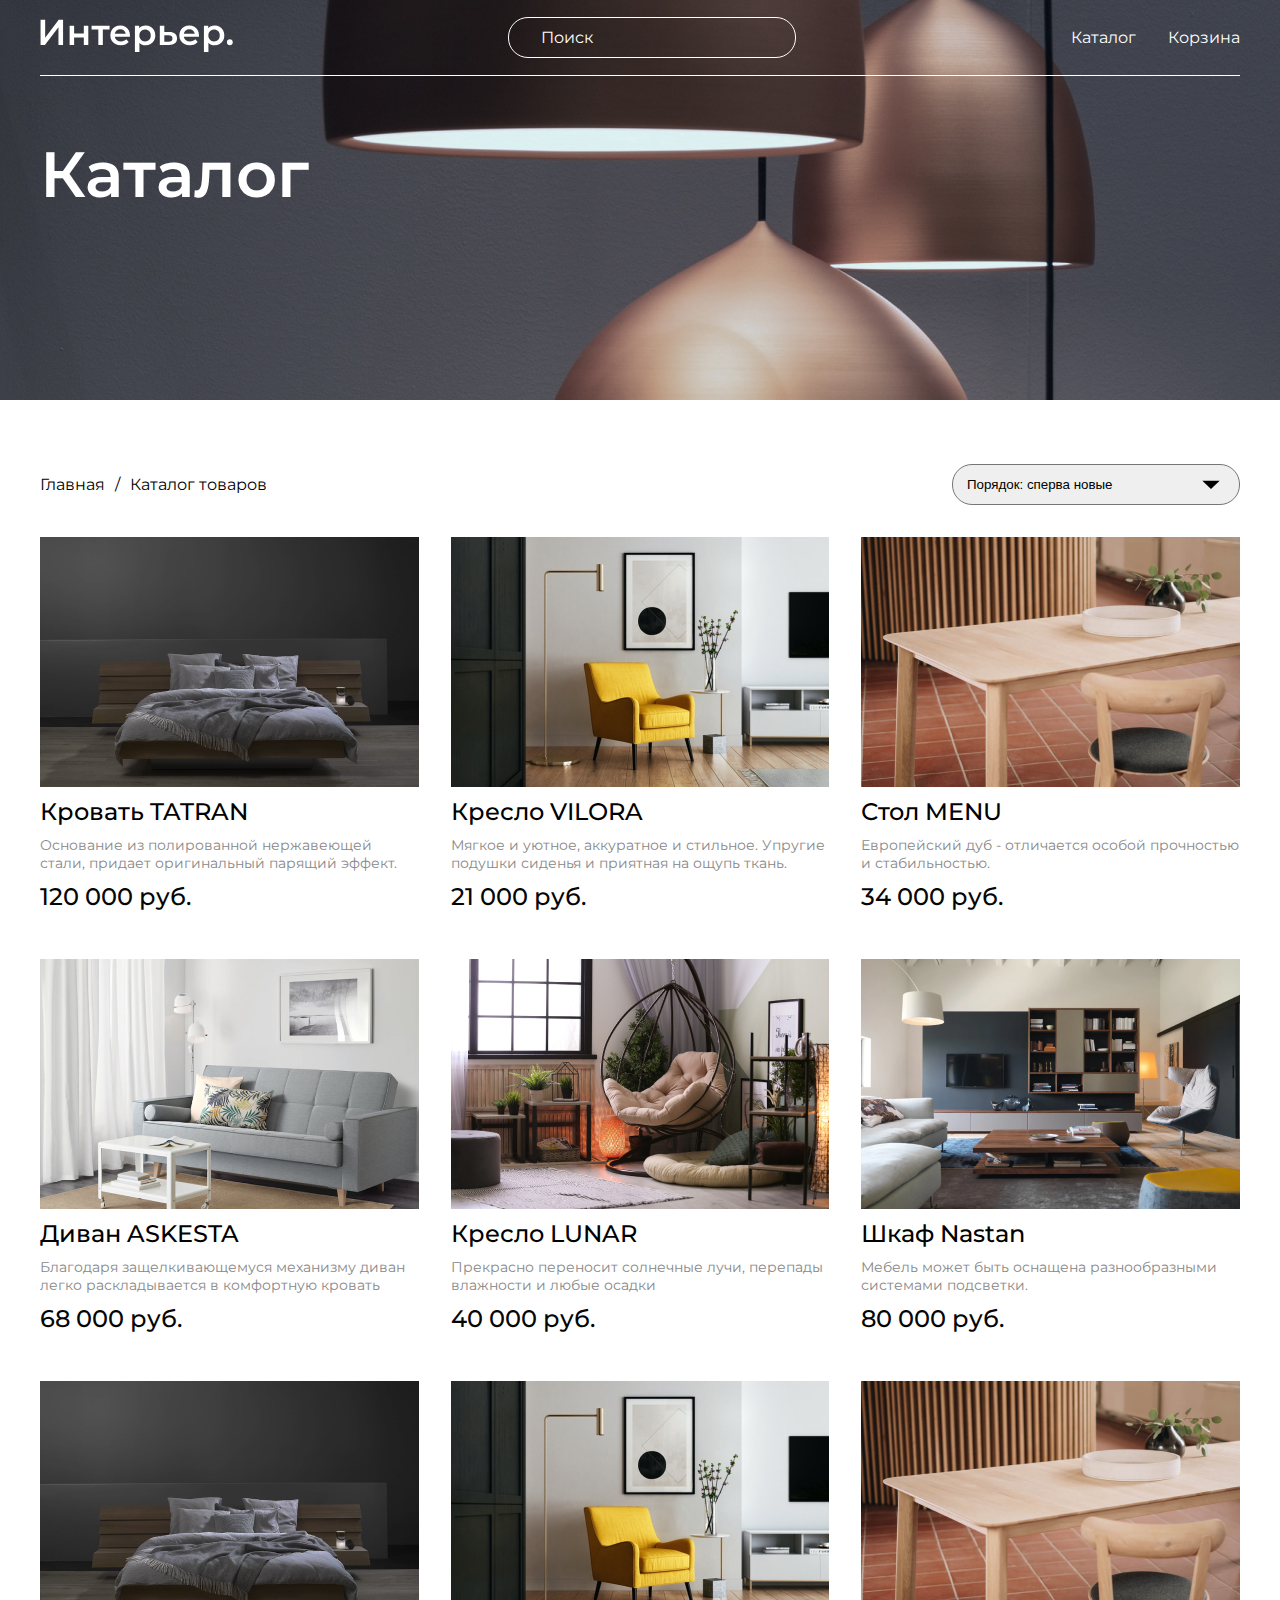
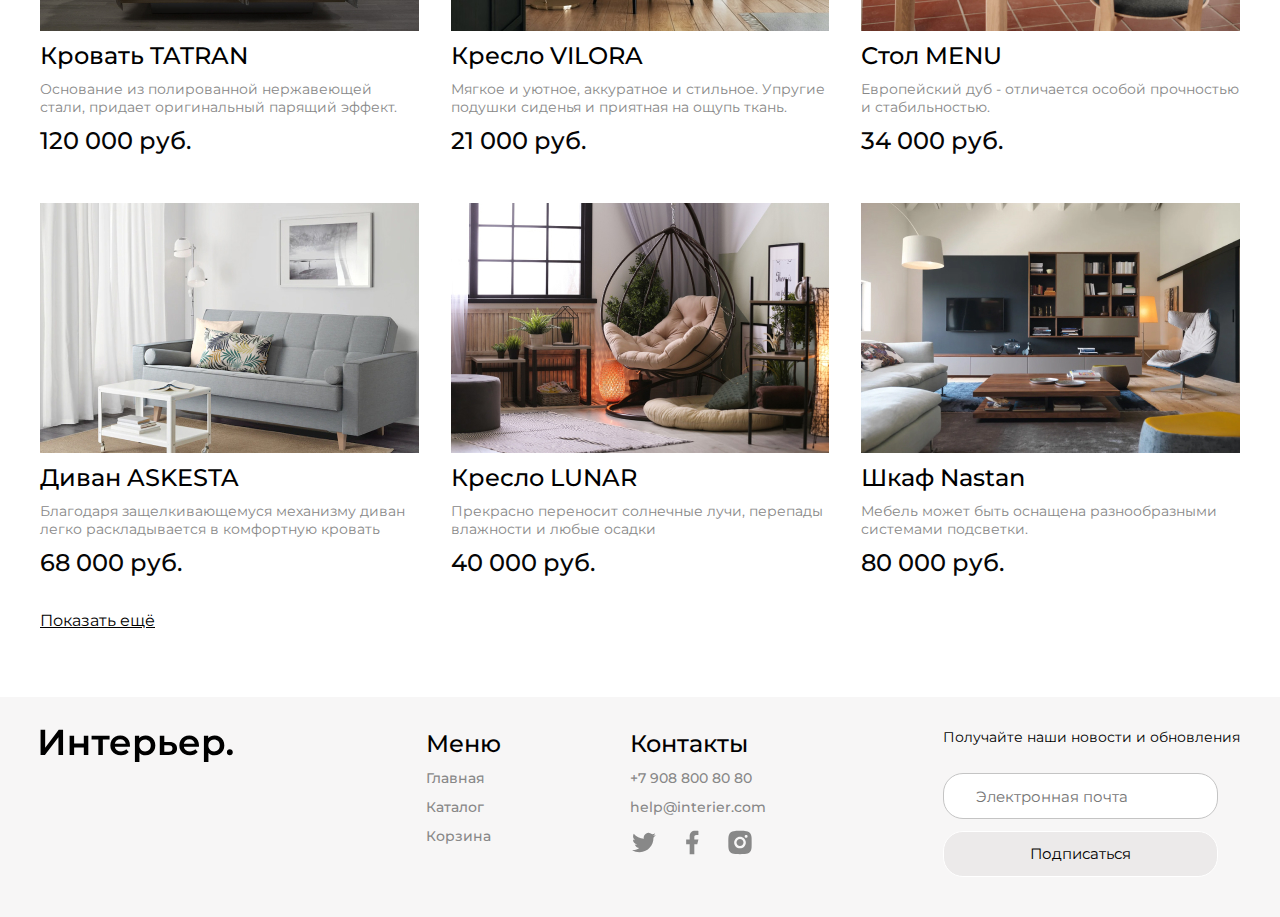
<file: catalog.html>
<!DOCTYPE html>
<html lang="ru">

<head>
    <meta charset="UTF-8">
    <meta name="viewport" content="width=device-width, initial-scale=1.0">
    <link href="https://fonts.googleapis.com/css2?family=Montserrat:wght@400;500;600&display=swap" rel="stylesheet">
    <link rel="stylesheet" href="style.css">
    <title>Catalog</title>
</head>

<body>
    <section class="header__img_catalog center">
        <header class="header">
            <a href="./index.html"><svg width="193" height="33" viewBox="0 0 193 33" fill="none"
                    xmlns="http://www.w3.org/2000/svg">
                    <path
                        d="M0.564 0.799998H5.172V18.692L18.708 0.799998H23.064V26H18.456V8.144L4.92 26H0.564V0.799998ZM29.6256 6.776H34.1256V14.588H43.8096V6.776H48.3096V26H43.8096V18.404H34.1256V26H29.6256V6.776ZM69.5684 10.592H62.8364V26H58.3364V10.592H51.5684V6.776H69.5684V10.592ZM89.9888 16.496C89.9888 16.808 89.9648 17.252 89.9168 17.828H74.8328C75.0968 19.244 75.7808 20.372 76.8848 21.212C78.0128 22.028 79.4048 22.436 81.0608 22.436C83.1728 22.436 84.9128 21.74 86.2808 20.348L88.6928 23.12C87.8288 24.152 86.7368 24.932 85.4168 25.46C84.0968 25.988 82.6088 26.252 80.9528 26.252C78.8408 26.252 76.9808 25.832 75.3728 24.992C73.7648 24.152 72.5168 22.988 71.6288 21.5C70.7648 19.988 70.3328 18.284 70.3328 16.388C70.3328 14.516 70.7528 12.836 71.5928 11.348C72.4568 9.836 73.6448 8.66 75.1568 7.82C76.6688 6.98 78.3728 6.56 80.2688 6.56C82.1408 6.56 83.8088 6.98 85.2728 7.82C86.7608 8.636 87.9128 9.8 88.7288 11.312C89.5688 12.8 89.9888 14.528 89.9888 16.496ZM80.2688 10.16C78.8288 10.16 77.6048 10.592 76.5968 11.456C75.6128 12.296 75.0128 13.424 74.7968 14.84H85.7048C85.5128 13.448 84.9248 12.32 83.9408 11.456C82.9568 10.592 81.7328 10.16 80.2688 10.16ZM105.567 6.56C107.439 6.56 109.107 6.968 110.571 7.784C112.059 8.6 113.223 9.752 114.063 11.24C114.903 12.728 115.323 14.444 115.323 16.388C115.323 18.332 114.903 20.06 114.063 21.572C113.223 23.06 112.059 24.212 110.571 25.028C109.107 25.844 107.439 26.252 105.567 26.252C102.975 26.252 100.923 25.388 99.4107 23.66V32.984H94.9107V6.776H99.1947V9.296C99.9387 8.384 100.851 7.7 101.931 7.244C103.035 6.788 104.247 6.56 105.567 6.56ZM105.063 22.4C106.719 22.4 108.075 21.848 109.131 20.744C110.211 19.64 110.751 18.188 110.751 16.388C110.751 14.588 110.211 13.136 109.131 12.032C108.075 10.928 106.719 10.376 105.063 10.376C103.983 10.376 103.011 10.628 102.147 11.132C101.283 11.612 100.599 12.308 100.095 13.22C99.5907 14.132 99.3387 15.188 99.3387 16.388C99.3387 17.588 99.5907 18.644 100.095 19.556C100.599 20.468 101.283 21.176 102.147 21.68C103.011 22.16 103.983 22.4 105.063 22.4ZM129.449 13.112C131.897 13.112 133.769 13.664 135.065 14.768C136.385 15.872 137.045 17.432 137.045 19.448C137.045 21.56 136.325 23.192 134.885 24.344C133.445 25.496 131.417 26.06 128.801 26.036L119.801 26V6.776H124.301V13.076L129.449 13.112ZM128.405 22.724C129.725 22.748 130.733 22.472 131.429 21.896C132.125 21.32 132.473 20.48 132.473 19.376C132.473 18.296 132.137 17.504 131.465 17C130.793 16.496 129.773 16.232 128.405 16.208L124.301 16.172V22.688L128.405 22.724ZM159.001 16.496C159.001 16.808 158.977 17.252 158.929 17.828H143.845C144.109 19.244 144.793 20.372 145.897 21.212C147.025 22.028 148.417 22.436 150.073 22.436C152.185 22.436 153.925 21.74 155.293 20.348L157.705 23.12C156.841 24.152 155.749 24.932 154.429 25.46C153.109 25.988 151.621 26.252 149.965 26.252C147.853 26.252 145.993 25.832 144.385 24.992C142.777 24.152 141.529 22.988 140.641 21.5C139.777 19.988 139.345 18.284 139.345 16.388C139.345 14.516 139.765 12.836 140.605 11.348C141.469 9.836 142.657 8.66 144.169 7.82C145.681 6.98 147.385 6.56 149.281 6.56C151.153 6.56 152.821 6.98 154.285 7.82C155.773 8.636 156.925 9.8 157.741 11.312C158.581 12.8 159.001 14.528 159.001 16.496ZM149.281 10.16C147.841 10.16 146.617 10.592 145.609 11.456C144.625 12.296 144.025 13.424 143.809 14.84H154.717C154.525 13.448 153.937 12.32 152.953 11.456C151.969 10.592 150.745 10.16 149.281 10.16ZM174.578 6.56C176.45 6.56 178.118 6.968 179.582 7.784C181.07 8.6 182.234 9.752 183.074 11.24C183.914 12.728 184.334 14.444 184.334 16.388C184.334 18.332 183.914 20.06 183.074 21.572C182.234 23.06 181.07 24.212 179.582 25.028C178.118 25.844 176.45 26.252 174.578 26.252C171.986 26.252 169.934 25.388 168.422 23.66V32.984H163.922V6.776H168.206V9.296C168.95 8.384 169.862 7.7 170.942 7.244C172.046 6.788 173.258 6.56 174.578 6.56ZM174.074 22.4C175.73 22.4 177.086 21.848 178.142 20.744C179.222 19.64 179.762 18.188 179.762 16.388C179.762 14.588 179.222 13.136 178.142 12.032C177.086 10.928 175.73 10.376 174.074 10.376C172.994 10.376 172.022 10.628 171.158 11.132C170.294 11.612 169.61 12.308 169.106 13.22C168.602 14.132 168.35 15.188 168.35 16.388C168.35 17.588 168.602 18.644 169.106 19.556C169.61 20.468 170.294 21.176 171.158 21.68C172.022 22.16 172.994 22.4 174.074 22.4ZM189.83 26.252C189.014 26.252 188.318 25.976 187.742 25.424C187.166 24.848 186.878 24.128 186.878 23.264C186.878 22.376 187.154 21.656 187.706 21.104C188.282 20.552 188.99 20.276 189.83 20.276C190.67 20.276 191.366 20.552 191.918 21.104C192.494 21.656 192.782 22.376 192.782 23.264C192.782 24.128 192.494 24.848 191.918 25.424C191.342 25.976 190.646 26.252 189.83 26.252Z"
                        fill="white" />
                </svg>
            </a>
            <form action="#">
                <input class="header__input" placeholder="Поиск" type="text">
            </form>
            <nav class="menu">
                <a class="menu__link" href="./catalog.html">Каталог</a>
                <a class="menu__link" href="./cart.html">Корзина</a>
            </nav>
            <nav class="menu__mobile">
                <a href="#" class="menu__link-mobile"><svg width="20" height="19" viewBox="0 0 20 19" fill="none"
                        xmlns="http://www.w3.org/2000/svg">
                        <g clip-path="url(#clip0_1_253)">
                            <path
                                d="M5.7515 2.99153C4.59282 4.1485 3.91891 5.70376 3.86709 7.34035C3.81528 8.97695 4.38946 10.5717 5.47264 11.7997C6.55581 13.0276 8.06645 13.7963 9.69672 13.9492C11.2973 14.0992 12.8949 13.6446 14.1757 12.6767L17.5069 16.0087L17.5069 16.0087C17.5897 16.0915 17.6881 16.1572 17.7963 16.2021C17.9046 16.2469 18.0206 16.27 18.1377 16.27C18.2549 16.27 18.3709 16.2469 18.4791 16.2021C18.5873 16.1572 18.6857 16.0915 18.7685 16.0087C18.8514 15.9258 18.9171 15.8275 18.9619 15.7192C19.0068 15.611 19.0298 15.495 19.0298 15.3779C19.0298 15.2607 19.0068 15.1447 18.9619 15.0365C18.9171 14.9282 18.8514 14.8299 18.7685 14.747L18.7685 14.747L15.4368 11.4161C16.4021 10.1351 16.8547 8.53858 16.7038 6.93955C16.5501 5.31066 15.7816 3.80151 14.5547 2.71913C13.3277 1.63674 11.7345 1.06244 10.0992 1.11304C8.46381 1.16365 6.90917 1.83536 5.7515 2.99153ZM5.7515 2.99153L5.82216 3.06229L5.7515 2.99153ZM13.5895 4.25378C14.0271 4.68428 14.3751 5.19715 14.6135 5.76281C14.8518 6.32848 14.9758 6.93574 14.9783 7.54956C14.9808 8.16339 14.8618 8.77164 14.628 9.33923C14.3943 9.90681 14.0505 10.4225 13.6164 10.8565C13.1824 11.2906 12.6667 11.6344 12.0991 11.8682C11.5315 12.1019 10.9233 12.221 10.3094 12.2185C9.6956 12.216 9.08834 12.092 8.52268 11.8536C7.95702 11.6152 7.44415 11.2672 7.01365 10.8297C6.15334 9.95522 5.67341 8.77625 5.6784 7.54956C5.6834 6.32288 6.17291 5.14786 7.04032 4.28045C7.90772 3.41304 9.08274 2.92353 10.3094 2.91854C11.5361 2.91354 12.7151 3.39347 13.5895 4.25378Z"
                                fill="white" stroke="white" stroke-width="0.2" />
                        </g>
                        <defs>
                            <clipPath id="clip0_1_253">
                                <rect width="19" height="19" fill="white" transform="translate(0.800659)" />
                            </clipPath>
                        </defs>
                    </svg>
                </a>
                <a href="./catalog.html" class="menu__link-mobile"><svg width="20" height="21" viewBox="0 0 20 21"
                        fill="none" xmlns="http://www.w3.org/2000/svg">
                        <rect x="0.800659" y="0.899902" width="4.57143" height="4.57143" fill="white" />
                        <rect x="0.800659" y="8.21411" width="4.57143" height="4.57143" fill="white" />
                        <rect x="0.800659" y="15.5283" width="4.57143" height="4.57143" fill="white" />
                        <rect x="8.11414" y="8.21411" width="4.57143" height="4.57143" fill="white" />
                        <rect x="8.11414" y="15.5283" width="4.57143" height="4.57143" fill="white" />
                        <rect x="8.11414" y="0.899902" width="4.57143" height="4.57143" fill="white" />
                        <rect x="15.4286" y="8.21411" width="4.57143" height="4.57143" fill="white" />
                        <rect x="15.4286" y="15.5283" width="4.57143" height="4.57143" fill="white" />
                        <rect x="15.4286" y="0.899902" width="4.57143" height="4.57143" fill="white" />
                    </svg>
                </a>
                <a href="./cart.html" class="menu__link-mobile"><svg width="25" height="25" viewBox="0 0 25 25"
                        fill="none" xmlns="http://www.w3.org/2000/svg">
                        <path
                            d="M14.5834 20.8334C15.1359 20.8334 15.6658 20.6139 16.0566 20.2232C16.4473 19.8325 16.6667 19.3026 16.6667 18.7501C16.6667 18.1975 16.4473 17.6676 16.0566 17.2769C15.6658 16.8862 15.1359 16.6667 14.5834 16.6667C14.0309 16.6667 13.501 16.8862 13.1103 17.2769C12.7196 17.6676 12.5001 18.1975 12.5001 18.7501C12.5001 19.3026 12.7196 19.8325 13.1103 20.2232C13.501 20.6139 14.0309 20.8334 14.5834 20.8334ZM7.29174 20.8334C7.84428 20.8334 8.37418 20.6139 8.76488 20.2232C9.15558 19.8325 9.37508 19.3026 9.37508 18.7501C9.37508 18.1975 9.15558 17.6676 8.76488 17.2769C8.37418 16.8862 7.84428 16.6667 7.29174 16.6667C6.73921 16.6667 6.20931 16.8862 5.81861 17.2769C5.4279 17.6676 5.20841 18.1975 5.20841 18.7501C5.20841 19.3026 5.4279 19.8325 5.81861 20.2232C6.20931 20.6139 6.73921 20.8334 7.29174 20.8334ZM20.873 6.16987C21.133 6.16149 21.3796 6.05229 21.5606 5.86538C21.7416 5.67846 21.8428 5.42849 21.8428 5.16831C21.8428 4.90814 21.7416 4.65816 21.5606 4.47125C21.3796 4.28433 21.133 4.17514 20.873 4.16675H19.674C18.7345 4.16675 17.922 4.81883 17.7178 5.7355L16.4126 11.6126C16.2084 12.5292 15.3959 13.1813 14.4563 13.1813H6.63133L5.12924 7.17091H14.8636C15.1212 7.15916 15.3644 7.04856 15.5425 6.86211C15.7206 6.67567 15.82 6.42773 15.82 6.16987C15.82 5.91201 15.7206 5.66408 15.5425 5.47763C15.3644 5.29119 15.1212 5.18059 14.8636 5.16883H5.12924C4.82473 5.16874 4.5242 5.23808 4.25051 5.37157C3.97682 5.50507 3.73716 5.69921 3.54976 5.93923C3.36236 6.17925 3.23215 6.45884 3.16903 6.75674C3.10591 7.05464 3.11154 7.36302 3.1855 7.65841L4.68758 13.6667C4.79586 14.1003 5.046 14.4852 5.39821 14.7602C5.75042 15.0352 6.18447 15.1845 6.63133 15.1845H14.4563C15.368 15.1846 16.2524 14.8738 16.9636 14.3033C17.6748 13.7329 18.1701 12.9369 18.3678 12.047L19.674 6.16987H20.873Z"
                            fill="white" />
                    </svg>
                </a>
            </nav>
        </header>
        <div class="top">
            <h1 class="top__title">Каталог</h1>
        </div>
    </section>

    <div class="bread center">
        <div class="breadcrumbs__box">
            <a href="./index.html" class="breadcrumbs__box_link">Главная</a>
            <span>/</span>
            <a href="" class="breadcrumbs__box_link">Каталог товаров</a>
        </div>
        <div class="sorting">
            <select class="sorting__box">
                <option class="sorting__list" value="">Порядок: сперва новые</option>
                <option class="sorting__list" value="">Порядок: по рейтингу</option>
                <option class="sorting__list" value="">Порядок: по возрастанию цены</option>
                <option class="sorting__list" value="">Порядок: по убыванию цены</option>
            </select>
        </div>
    </div>
    <section class="content center">
        <div class="product__catalog">
            <div class="product__content_catalog">
                <img class="product__content_catalog-img" src="./catalog_img/tatran.jpg" alt="">
                <h3 class="product__content_heading">Кровать TATRAN</h3>
                <p class="product__content_text">Основание из полированной нержавеющей стали, придает оригинальный
                    парящий эффект.</p>
                <div class="product__price_box">
                    <p class="product__price_box">120 000 руб.</p>
                </div>
            </div>
            <div class="product__content_catalog">
                <img class="product__content_catalog-img" src="./catalog_img/vilora.jpg" alt="">
                <h3 class="product__content_heading">Кресло VILORA</h3>
                <p class="product__content_text">Мягкое и уютное, аккуратное и стильное. Упругие подушки сиденья и
                    приятная на ощупь ткань.</p>
                <div class="product__price_box">
                    <p class="product__price_box">21 000 руб.</p>
                </div>
            </div>
            <div class="product__content_catalog">
                <img class="product__content_catalog-img" src="./catalog_img/menu.jpg" alt="">
                <h3 class="product__content_heading">Стол MENU</h3>
                <p class="product__content_text">Европейский дуб - отличается особой прочностью и стабильностью.</p>
                <div class="product__price_box">
                    <p class="product__price_box">34 000 руб.</p>
                </div>
            </div>
            <div class="product__content_catalog">
                <img class="product__content_catalog-img" src="./catalog_img/askesta.jpg" alt="">
                <h3 class="product__content_heading">Диван ASKESTA</h3>
                <p class="product__content_text">Благодаря защелкивающемуся механизму диван легко раскладывается в
                    комфортную кровать</p>
                <div class="product__price_box">
                    <p class="product__price_box">68 000 руб.</p>
                </div>
            </div>
            <div class="product__content_catalog">
                <img class="product__content_catalog-img" src="./catalog_img/lunar.jpg" alt="">
                <h3 class="product__content_heading">Кресло LUNAR</h3>
                <p class="product__content_text">Прекрасно переносит солнечные лучи, перепады влажности и любые осадки
                </p>
                <div class="product__price_box">
                    <p class="product__price_box">40 000 руб.</p>
                </div>
            </div>
            <div class="product__content_catalog">
                <img class="product__content_catalog-img" src="./catalog_img/nastan.jpg" alt="">
                <h3 class="product__content_heading">Шкаф Nastan</h3>
                <p class="product__content_text">Мебель может быть оснащена разнообразными системами подсветки.</p>
                <div class="product__price_box">
                    <p class="product__price_box">80 000 руб.</p>
                </div>
            </div>
            <div class="product__content_catalog">
                <img class="product__content_catalog-img" src="./catalog_img/tatran.jpg" alt="">
                <h3 class="product__content_heading">Кровать TATRAN</h3>
                <p class="product__content_text">Основание из полированной нержавеющей стали, придает оригинальный
                    парящий эффект.</p>
                <div class="product__price_box">
                    <p class="product__price_box">120 000 руб.</p>
                </div>
            </div>
            <div class="product__content_catalog">
                <img class="product__content_catalog-img" src="./catalog_img/vilora.jpg" alt="">
                <h3 class="product__content_heading">Кресло VILORA</h3>
                <p class="product__content_text">Мягкое и уютное, аккуратное и стильное. Упругие подушки сиденья и
                    приятная на ощупь ткань.</p>
                <div class="product__price_box">
                    <p class="product__price_box">21 000 руб.</p>
                </div>
            </div>
            <div class="product__content_catalog">
                <img class="product__content_catalog-img" src="./catalog_img/menu.jpg" alt="">
                <h3 class="product__content_heading">Стол MENU</h3>
                <p class="product__content_text">Европейский дуб - отличается особой прочностью и стабильностью.</p>
                <div class="product__price_box">
                    <p class="product__price_box">34 000 руб.</p>
                </div>
            </div>
            <div class="product__content_catalog">
                <img class="product__content_catalog-img" src="./catalog_img/askesta.jpg" alt="">
                <h3 class="product__content_heading">Диван ASKESTA</h3>
                <p class="product__content_text">Благодаря защелкивающемуся механизму диван легко раскладывается в
                    комфортную кровать</p>
                <div class="product__price_box">
                    <p class="product__price_box">68 000 руб.</p>
                </div>
            </div>
            <div class="product__content_catalog">
                <img class="product__content_catalog-img" src="./catalog_img/lunar.jpg" alt="">
                <h3 class="product__content_heading">Кресло LUNAR</h3>
                <p class="product__content_text">Прекрасно переносит солнечные лучи, перепады влажности и любые осадки
                </p>
                <div class="product__price_box">
                    <p class="product__price_box">40 000 руб.</p>
                </div>
            </div>
            <div class="product__content_catalog">
                <img class="product__content_catalog-img" src="./catalog_img/nastan.jpg" alt="">
                <h3 class="product__content_heading">Шкаф Nastan</h3>
                <p class="product__content_text">Мебель может быть оснащена разнообразными системами подсветки.</p>
                <div class="product__price_box">
                    <p class="product__price_box">80 000 руб.</p>
                </div>
            </div>
        </div>
        <div class="showmore__box">
            <a href="" class="showmore__link">Показать ещё</a>
        </div>
    </section>
    <footer class="footer center">
        <div class="footer__logo">
            <a href="index.html"><svg width="193" height="33" viewBox="0 0 193 33" fill="none"
                    xmlns="http://www.w3.org/2000/svg">
                    <path
                        d="M0.564 0.799998H5.172V18.692L18.708 0.799998H23.064V26H18.456V8.144L4.92 26H0.564V0.799998ZM29.6256 6.776H34.1256V14.588H43.8096V6.776H48.3096V26H43.8096V18.404H34.1256V26H29.6256V6.776ZM69.5684 10.592H62.8364V26H58.3364V10.592H51.5684V6.776H69.5684V10.592ZM89.9888 16.496C89.9888 16.808 89.9648 17.252 89.9168 17.828H74.8328C75.0968 19.244 75.7808 20.372 76.8848 21.212C78.0128 22.028 79.4048 22.436 81.0608 22.436C83.1728 22.436 84.9128 21.74 86.2808 20.348L88.6928 23.12C87.8288 24.152 86.7368 24.932 85.4168 25.46C84.0968 25.988 82.6088 26.252 80.9528 26.252C78.8408 26.252 76.9808 25.832 75.3728 24.992C73.7648 24.152 72.5168 22.988 71.6288 21.5C70.7648 19.988 70.3328 18.284 70.3328 16.388C70.3328 14.516 70.7528 12.836 71.5928 11.348C72.4568 9.836 73.6448 8.66 75.1568 7.82C76.6688 6.98 78.3728 6.56 80.2688 6.56C82.1408 6.56 83.8088 6.98 85.2728 7.82C86.7608 8.636 87.9128 9.8 88.7288 11.312C89.5688 12.8 89.9888 14.528 89.9888 16.496ZM80.2688 10.16C78.8288 10.16 77.6048 10.592 76.5968 11.456C75.6128 12.296 75.0128 13.424 74.7968 14.84H85.7048C85.5128 13.448 84.9248 12.32 83.9408 11.456C82.9568 10.592 81.7328 10.16 80.2688 10.16ZM105.567 6.56C107.439 6.56 109.107 6.968 110.571 7.784C112.059 8.6 113.223 9.752 114.063 11.24C114.903 12.728 115.323 14.444 115.323 16.388C115.323 18.332 114.903 20.06 114.063 21.572C113.223 23.06 112.059 24.212 110.571 25.028C109.107 25.844 107.439 26.252 105.567 26.252C102.975 26.252 100.923 25.388 99.4107 23.66V32.984H94.9107V6.776H99.1947V9.296C99.9387 8.384 100.851 7.7 101.931 7.244C103.035 6.788 104.247 6.56 105.567 6.56ZM105.063 22.4C106.719 22.4 108.075 21.848 109.131 20.744C110.211 19.64 110.751 18.188 110.751 16.388C110.751 14.588 110.211 13.136 109.131 12.032C108.075 10.928 106.719 10.376 105.063 10.376C103.983 10.376 103.011 10.628 102.147 11.132C101.283 11.612 100.599 12.308 100.095 13.22C99.5907 14.132 99.3387 15.188 99.3387 16.388C99.3387 17.588 99.5907 18.644 100.095 19.556C100.599 20.468 101.283 21.176 102.147 21.68C103.011 22.16 103.983 22.4 105.063 22.4ZM129.449 13.112C131.897 13.112 133.769 13.664 135.065 14.768C136.385 15.872 137.045 17.432 137.045 19.448C137.045 21.56 136.325 23.192 134.885 24.344C133.445 25.496 131.417 26.06 128.801 26.036L119.801 26V6.776H124.301V13.076L129.449 13.112ZM128.405 22.724C129.725 22.748 130.733 22.472 131.429 21.896C132.125 21.32 132.473 20.48 132.473 19.376C132.473 18.296 132.137 17.504 131.465 17C130.793 16.496 129.773 16.232 128.405 16.208L124.301 16.172V22.688L128.405 22.724ZM159.001 16.496C159.001 16.808 158.977 17.252 158.929 17.828H143.845C144.109 19.244 144.793 20.372 145.897 21.212C147.025 22.028 148.417 22.436 150.073 22.436C152.185 22.436 153.925 21.74 155.293 20.348L157.705 23.12C156.841 24.152 155.749 24.932 154.429 25.46C153.109 25.988 151.621 26.252 149.965 26.252C147.853 26.252 145.993 25.832 144.385 24.992C142.777 24.152 141.529 22.988 140.641 21.5C139.777 19.988 139.345 18.284 139.345 16.388C139.345 14.516 139.765 12.836 140.605 11.348C141.469 9.836 142.657 8.66 144.169 7.82C145.681 6.98 147.385 6.56 149.281 6.56C151.153 6.56 152.821 6.98 154.285 7.82C155.773 8.636 156.925 9.8 157.741 11.312C158.581 12.8 159.001 14.528 159.001 16.496ZM149.281 10.16C147.841 10.16 146.617 10.592 145.609 11.456C144.625 12.296 144.025 13.424 143.809 14.84H154.717C154.525 13.448 153.937 12.32 152.953 11.456C151.969 10.592 150.745 10.16 149.281 10.16ZM174.578 6.56C176.45 6.56 178.118 6.968 179.582 7.784C181.07 8.6 182.234 9.752 183.074 11.24C183.914 12.728 184.334 14.444 184.334 16.388C184.334 18.332 183.914 20.06 183.074 21.572C182.234 23.06 181.07 24.212 179.582 25.028C178.118 25.844 176.45 26.252 174.578 26.252C171.986 26.252 169.934 25.388 168.422 23.66V32.984H163.922V6.776H168.206V9.296C168.95 8.384 169.862 7.7 170.942 7.244C172.046 6.788 173.258 6.56 174.578 6.56ZM174.074 22.4C175.73 22.4 177.086 21.848 178.142 20.744C179.222 19.64 179.762 18.188 179.762 16.388C179.762 14.588 179.222 13.136 178.142 12.032C177.086 10.928 175.73 10.376 174.074 10.376C172.994 10.376 172.022 10.628 171.158 11.132C170.294 11.612 169.61 12.308 169.106 13.22C168.602 14.132 168.35 15.188 168.35 16.388C168.35 17.588 168.602 18.644 169.106 19.556C169.61 20.468 170.294 21.176 171.158 21.68C172.022 22.16 172.994 22.4 174.074 22.4ZM189.83 26.252C189.014 26.252 188.318 25.976 187.742 25.424C187.166 24.848 186.878 24.128 186.878 23.264C186.878 22.376 187.154 21.656 187.706 21.104C188.282 20.552 188.99 20.276 189.83 20.276C190.67 20.276 191.366 20.552 191.918 21.104C192.494 21.656 192.782 22.376 192.782 23.264C192.782 24.128 192.494 24.848 191.918 25.424C191.342 25.976 190.646 26.252 189.83 26.252Z"
                        fill="black" />
                </svg></a>
        </div>
        <div class="footer__content">
            <div class="footer__info">
                <div class="footer__menu">
                    <h4 class="footer__heading">Меню</h4>
                    <a class="footer__link" href="./index.html">Главная</a>
                    <a class="footer__link" href="./catalog.html">Каталог</a>
                    <a class="footer__link" href="#">Корзина</a>
                </div>
                <div class="footer__item">
                    <h4 class="footer__heading">Контакты</h4>
                    <a class="footer__contacts" href="#">+7 908 800 80 80</a>
                    <a class="footer__contacts" href="#">help@interier.com</a>
                    <div class="footer__item_icons">
                        <a href="#"><svg class="footer__item_icons_logo" width="28" height="29" viewBox="0 0 28 29"
                                fill="none" xmlns="http://www.w3.org/2000/svg">
                                <g clip-path="url(#clip0_1_1295)">
                                    <path
                                        d="M25.8557 7.11685C24.965 7.51083 24.0205 7.76957 23.0533 7.88452C24.0727 7.27486 24.8357 6.31537 25.2 5.18485C24.2433 5.75419 23.1945 6.15319 22.1013 6.36902C21.3671 5.58336 20.3938 5.06231 19.3328 4.88687C18.2718 4.71143 17.1826 4.89143 16.2345 5.39888C15.2864 5.90634 14.5325 6.71282 14.09 7.69295C13.6475 8.67307 13.5412 9.77193 13.7877 10.8187C11.8476 10.7215 9.94974 10.2173 8.21718 9.33896C6.48463 8.46063 4.95616 7.22774 3.73102 5.72035C3.29735 6.46521 3.06946 7.31195 3.07068 8.17385C3.07068 9.86552 3.93168 11.36 5.24068 12.235C4.46603 12.2106 3.70842 12.0014 3.03102 11.6249V11.6855C3.03125 12.8122 3.42111 13.9041 4.1345 14.7761C4.8479 15.6481 5.84091 16.2466 6.94518 16.47C6.22607 16.6649 5.47204 16.6936 4.74018 16.554C5.05153 17.5238 5.65836 18.3719 6.47571 18.9796C7.29306 19.5874 8.28 19.9243 9.29835 19.9432C8.28624 20.7381 7.12739 21.3257 5.88804 21.6724C4.6487 22.0191 3.35316 22.1182 2.07552 21.9639C4.30583 23.3982 6.90213 24.1597 9.55385 24.1572C18.529 24.1572 23.4372 16.722 23.4372 10.2739C23.4372 10.0639 23.4313 9.85152 23.422 9.64385C24.3774 8.95338 25.2019 8.09804 25.8568 7.11802L25.8557 7.11685Z"
                                        fill="#888888" />
                                </g>
                                <defs>
                                    <clipPath id="clip0_1_1295">
                                        <rect width="28" height="28" fill="white" transform="translate(0 0.518188)" />
                                    </clipPath>
                                </defs>
                            </svg>
                        </a>
                        <a href="#"><svg class="footer__item_icons_logo" width="28" height="29" viewBox="0 0 28 29"
                                fill="none" xmlns="http://www.w3.org/2000/svg">
                                <g clip-path="url(#clip0_1_1292)">
                                    <path
                                        d="M16.3333 16.2395H19.25L20.4167 11.5728H16.3333V9.2395C16.3333 8.03783 16.3333 6.90617 18.6667 6.90617H20.4167V2.98617C20.0363 2.936 18.6002 2.82283 17.0835 2.82283C13.916 2.82283 11.6667 4.756 11.6667 8.30617V11.5728H8.16666V16.2395H11.6667V26.1562H16.3333V16.2395Z"
                                        fill="#888888" />
                                </g>
                                <defs>
                                    <clipPath id="clip0_1_1292">
                                        <rect width="28" height="28" fill="white" transform="translate(0 0.489502)" />
                                    </clipPath>
                                </defs>
                            </svg>
                        </a>
                        <a href="#"><svg class="footer__item_icons_logo" width="28" height="29" viewBox="0 0 28 29"
                                fill="none" xmlns="http://www.w3.org/2000/svg">
                                <g clip-path="url(#clip0_1_1298)">
                                    <path
                                        d="M14 2.85164C17.1698 2.85164 17.5653 2.86331 18.809 2.92164C20.0515 2.97998 20.8973 3.17481 21.6417 3.46414C22.4117 3.76048 23.0603 4.16181 23.709 4.80931C24.3022 5.39252 24.7613 6.098 25.0542 6.87664C25.3423 7.61981 25.5383 8.46681 25.5967 9.70931C25.6515 10.953 25.6667 11.3485 25.6667 14.5183C25.6667 17.6881 25.655 18.0836 25.5967 19.3273C25.5383 20.5698 25.3423 21.4156 25.0542 22.16C24.7621 22.939 24.303 23.6447 23.709 24.2273C23.1256 24.8204 22.4202 25.2794 21.6417 25.5725C20.8985 25.8606 20.0515 26.0566 18.809 26.115C17.5653 26.1698 17.1698 26.185 14 26.185C10.8302 26.185 10.4347 26.1733 9.191 26.115C7.94849 26.0566 7.10266 25.8606 6.35833 25.5725C5.57938 25.2802 4.87378 24.8211 4.291 24.2273C3.69764 23.6442 3.23858 22.9387 2.94583 22.16C2.6565 21.4168 2.46166 20.5698 2.40333 19.3273C2.34849 18.0836 2.33333 17.6881 2.33333 14.5183C2.33333 11.3485 2.34499 10.953 2.40333 9.70931C2.46166 8.46564 2.6565 7.62098 2.94583 6.87664C3.23777 6.09752 3.69693 5.39185 4.291 4.80931C4.87394 4.21575 5.57949 3.75666 6.35833 3.46414C7.10266 3.17481 7.94733 2.97998 9.191 2.92164C10.4347 2.86681 10.8302 2.85164 14 2.85164ZM14 8.68498C12.4529 8.68498 10.9692 9.29956 9.87521 10.3935C8.78124 11.4875 8.16666 12.9712 8.16666 14.5183C8.16666 16.0654 8.78124 17.5491 9.87521 18.6431C10.9692 19.7371 12.4529 20.3516 14 20.3516C15.5471 20.3516 17.0308 19.7371 18.1248 18.6431C19.2187 17.5491 19.8333 16.0654 19.8333 14.5183C19.8333 12.9712 19.2187 11.4875 18.1248 10.3935C17.0308 9.29956 15.5471 8.68498 14 8.68498ZM21.5833 8.39331C21.5833 8.00654 21.4297 7.6356 21.1562 7.36211C20.8827 7.08862 20.5118 6.93498 20.125 6.93498C19.7382 6.93498 19.3673 7.08862 19.0938 7.36211C18.8203 7.6356 18.6667 8.00654 18.6667 8.39331C18.6667 8.78008 18.8203 9.15102 19.0938 9.42451C19.3673 9.698 19.7382 9.85164 20.125 9.85164C20.5118 9.85164 20.8827 9.698 21.1562 9.42451C21.4297 9.15102 21.5833 8.78008 21.5833 8.39331ZM14 11.0183C14.9283 11.0183 15.8185 11.3871 16.4749 12.0434C17.1312 12.6998 17.5 13.5901 17.5 14.5183C17.5 15.4466 17.1312 16.3368 16.4749 16.9932C15.8185 17.6496 14.9283 18.0183 14 18.0183C13.0717 18.0183 12.1815 17.6496 11.5251 16.9932C10.8687 16.3368 10.5 15.4466 10.5 14.5183C10.5 13.5901 10.8687 12.6998 11.5251 12.0434C12.1815 11.3871 13.0717 11.0183 14 11.0183Z"
                                        fill="#888888" />
                                </g>
                                <defs>
                                    <clipPath id="clip0_1_1298">
                                        <rect width="28" height="28" fill="white" transform="translate(0 0.518311)" />
                                    </clipPath>
                                </defs>
                            </svg>
                        </a>
                    </div>
                </div>
            </div>
            <form class="footer__form" action="#">
                <p class="footer__form_text">Получайте наши новости и обновления</p>
                <input type="email" class="footer__form_input_email" placeholder="Электронная почта">
                <button type="submit" class="footer__form_button_email">Подписаться</button>
            </form>
        </div>
    </footer>
</body>

</html>
</file>
<file: style.css>
@charset "UTF-8";
* {
  margin: 0;
  padding: 0;
  box-sizing: border-box;
}

body {
  font-family: "Montserrat", sans-serif;
}

input,
button {
  font-family: "Montserrat", sans-serif;
}

a {
  text-decoration: none;
}

.center {
  padding-left: calc(50% - 600px);
  padding-right: calc(50% - 600px);
}

/* Хедер */
.header__img {
  height: 735px;
  background-image: url(./img/topback.jpg);
  background-repeat: no-repeat;
  background-size: cover;
}

.header {
  height: 76px;
  border-bottom: 1px solid #ffffff;
  display: flex;
  justify-content: space-between;
  flex-wrap: wrap;
  align-items: center;
}

.header__input {
  width: 288px;
  height: 41px;
  border-radius: 20px;
  color: #ffffff;
  border: 1px solid #ffffff;
  background-color: transparent;
  font-size: 16px;
  font-weight: 400;
  line-height: normal;
  outline: none;
  padding: 0 32px;
}
.header__input::-moz-placeholder {
  color: #ffffff;
  font-size: 16px;
  line-height: normal;
}
.header__input::placeholder {
  color: #ffffff;
  font-size: 16px;
  line-height: normal;
}

.menu {
  display: flex;
  gap: 32px;
}
.menu__link {
  color: #ffffff;
  font-size: 16px;
  font-weight: 400;
  line-height: normal;
}
.menu__link:hover {
  text-decoration: underline;
}
.menu__mobile {
  display: none;
}

.top__title {
  font-size: 64px;
  line-height: 70px;
  margin: 64px 0 16px 0;
  color: #ffffff;
  font-style: normal;
  font-weight: 600;
  margin-top: 63px;
  margin-bottom: 16px;
  max-width: 792px;
  text-wrap: balance;
}

.top__text {
  font-size: 24px;
  line-height: 32px;
  margin-bottom: 16px;
  color: #ffffff;
  font-style: normal;
  font-weight: 400;
  margin-bottom: 16px;
}

.top__link__catalog {
  font-size: 16px;
  line-height: 24px;
  color: #ffffff;
  text-decoration-line: underline;
  font-style: normal;
  font-weight: 400;
  transition: all 0.3s;
}
.top__link__catalog:hover {
  color: #888;
  font-size: 16px;
  font-style: normal;
  font-weight: 400;
  line-height: 24px;
  text-decoration: none;
}

/* Мебель для... */
.for {
  padding-top: 64px;
}
.for__title {
  color: #000;
  font-size: 48px;
  font-style: normal;
  font-weight: 600;
  line-height: normal;
}
.for__box {
  padding-top: 32px;
  display: grid;
  row-gap: 32px;
  -moz-column-gap: 32px;
       column-gap: 32px;
  grid-template-columns: repeat(12, 1fr);
}
.for__item {
  grid-column: span 4;
  height: 415px;
  color: #ffffff;
  font-size: 34px;
  font-style: normal;
  font-weight: 600;
  line-height: normal;
  display: flex;
  justify-content: center;
  align-items: center;
  text-transform: uppercase;
}
.for__big_pic {
  grid-column: span 6;
}
.for__item_1 {
  background-image: url(./img/for-1.jpg);
}
.for__item_2 {
  background-image: url(./img/for-2.jpg);
}
.for__item_3 {
  background-image: url(./img/for-3.jpg);
}
.for__item_4 {
  background-image: url(./img/for-4.jpg);
}
.for__item_5 {
  background-image: url(./img/for-5.jpg);
}

/* Специальные предложения  */
.heading {
  font-weight: 600;
  font-style: normal;
  font-size: 48px;
  line-height: normal;
  color: #000;
  margin-top: 64px;
  margin-bottom: 32px;
}

.product__box {
  display: flex;
  flex-wrap: wrap;
  gap: 32px;
}

.product__content {
  width: 378px;
  display: flex;
  flex-direction: column;
  gap: 10px;
}

.product__heading {
  font-weight: 500;
  font-size: 24px;
  line-height: 29px;
  color: #000;
}

.product__heading_text {
  font-size: 14px;
  line-height: 17px;
  color: #888;
  margin-bottom: 12px;
}

.product__price_box {
  display: flex;
  gap: 32px;
  flex-wrap: wrap;
}

.product__price {
  font-weight: 500;
  font-size: 24px;
  line-height: 29px;
  color: #050505;
}
.product__price_sale {
  line-height: 29px;
  text-decoration-line: line-through;
  color: #888;
}

.bottom__catalog {
  padding-top: 32px;
  padding-bottom: 64px;
}
.bottom__catalog_link {
  color: #000;
  font-size: 16px;
  font-style: normal;
  font-weight: 400;
  line-height: 24px;
  text-decoration-line: underline;
  transition: all 0.3s;
}
.bottom__catalog_link:hover {
  color: #888;
  text-decoration: none;
}

/* Футер */
.footer {
  background: #F7F6F6;
  padding-top: 32px;
  padding-bottom: 40px;
  display: flex;
  flex-wrap: wrap;
  justify-content: space-between;
}
.footer__content {
  display: flex;
  flex-wrap: wrap;
  justify-content: space-between;
  gap: 177px;
}
.footer__info {
  display: flex;
  gap: 129px;
}
.footer__menu {
  display: flex;
  flex-wrap: wrap;
  flex-direction: column;
  gap: 12px;
}
.footer__form {
  display: flex;
  flex-direction: column;
  gap: 12px;
  flex-wrap: wrap;
}
.footer__link {
  font-weight: 500;
  font-size: 14px;
  line-height: 17px;
  color: #888;
}
.footer__link:hover {
  text-decoration: underline;
}
.footer__item {
  display: flex;
  flex-direction: column;
  flex-wrap: wrap;
  gap: 12px;
}
.footer__heading {
  font-weight: 500;
  font-size: 24px;
  line-height: 29px;
  color: #000;
}
.footer__contacts {
  font-weight: 500;
  font-size: 14px;
  line-height: 17px;
  color: #888;
}

.footer__item_icons {
  display: flex;
  flex-direction: row;
  align-items: center;
  gap: 20px;
}
.footer__item_icons_logo path {
  transition: fill 0.3s;
}
.footer__item_icons_logo path:hover {
  fill: #000;
}

.footer__form_text {
  font-size: 14px;
  line-height: 16px;
  color: #000;
  margin-bottom: 16px;
}
.footer__form_input_email {
  width: 275px;
  height: 46px;
  color: #ffffff;
  border: 1px solid #c4c4c4;
  border-radius: 20px;
  font-style: normal;
  font-weight: normal;
  font-size: 15px;
  line-height: 18px;
  flex-shrink: 0;
  color: #c4c4c4;
  fill: #fff;
  stroke-width: 1px;
  stroke: #C4C4C4;
  outline: none;
  padding: 0 32px;
  block-size: border-box;
}
.footer__form_button_email {
  background: rgba(222, 215, 215, 0.41);
  border: 1px solid #ffffff;
  border-radius: 20px;
  width: 275px;
  height: 46px;
  flex-shrink: 0;
  font-size: 15px;
  line-height: 18px;
  color: #000;
  cursor: pointer;
  transition: all 0.3s;
}
.footer__form_button_email:hover {
  background: #000;
  color: #ffffff;
}

/* Каталог */
.header__img_catalog {
  background-image: url(./catalog_img/top_cat.jpg);
  background-repeat: no-repeat;
  background-size: cover;
  height: 400px;
}

.bread {
  display: flex;
  flex-wrap: wrap;
  justify-content: space-between;
  align-items: center;
  padding-top: 64px;
  padding-bottom: 32px;
}

.breadcrumbs__box {
  display: flex;
  flex-direction: row;
  flex-wrap: wrap;
  align-items: center;
  gap: 10px;
}
.breadcrumbs__box_link {
  color: #000;
  font-size: 16px;
  font-style: normal;
  font-weight: 400;
  line-height: 32px;
}

.sorting {
  display: grid;
  grid-template-areas: "select";
  align-items: center;
  position: relative;
}
.sorting::before {
  content: " ";
  background-image: url(./catalog_img/arrow.svg);
  width: 18px;
  height: 9px;
  position: absolute;
  right: 20px;
}
.sorting__box {
  width: 288px;
  height: 41px;
  flex-shrink: 0;
  border-radius: 20px;
  outline: none;
  padding: 10px 33px 10px 14px;
  -webkit-appearance: none;
     -moz-appearance: none;
          appearance: none;
}

.product__catalog {
  display: grid;
  -moz-column-gap: 32px;
       column-gap: 32px;
  row-gap: 48px;
  grid-template-columns: repeat(3, 1fr);
}

.product__content_catalog {
  width: 100%;
  display: grid;
  flex-direction: column;
  flex-wrap: wrap;
  gap: 10px;
}

.product__content_heading {
  color: #000;
  font-size: 24px;
  font-style: normal;
  font-weight: 500;
  line-height: normal;
}

.product__content_text {
  color: #888;
  font-size: 14px;
  font-style: normal;
  font-weight: 400;
  line-height: normal;
}

.product__price_box {
  color: #050505;
  font-size: 24px;
  font-style: normal;
  font-weight: 500;
  line-height: normal;
}

.showmore__box {
  padding-top: 32px;
  padding-bottom: 64px;
}

.showmore__link {
  color: #000;
  font-size: 16px;
  font-style: normal;
  font-weight: 400;
  line-height: 24px;
  text-decoration-line: underline;
}
@keyframes bounce-in-top {
  0% {
    transform: translateY(-500px);
    animation-timing-function: ease-in;
    opacity: 0;
  }
  38% {
    transform: translateY(0);
    animation-timing-function: ease-out;
    opacity: 1;
  }
  55% {
    transform: translateY(-65px);
    animation-timing-function: ease-in;
  }
  72% {
    transform: translateY(0);
    animation-timing-function: ease-out;
  }
  81% {
    transform: translateY(-28px);
    animation-timing-function: ease-in;
  }
  90% {
    transform: translateY(0);
    animation-timing-function: ease-out;
  }
  95% {
    transform: translateY(-8px);
    animation-timing-function: ease-in;
  }
  100% {
    transform: translateY(0);
    animation-timing-function: ease-out;
  }
}
.header__img_cart {
  background-image: url(./cart_img/cart__top_back.jpg);
  height: 400px;
  width: 100%;
  background-repeat: no-repeat;
  background-size: cover;
}

.top__title_cart {
  font-size: 64px;
  line-height: 70px;
  color: #ffffff;
  font-style: normal;
  font-weight: 600;
  padding-top: 127px;
}

.cart {
  display: grid;
  grid-template-columns: repeat(12, 1fr);
  -moz-column-gap: 32px;
       column-gap: 32px;
  padding-top: 64px;
}
.cart__content {
  grid-column: span 8;
}
.cart__top {
  display: flex;
  flex-direction: row;
  flex-wrap: wrap;
  justify-content: space-between;
  padding-bottom: 14px;
}
.cart__top-text {
  color: #000;
  font-size: 16px;
  font-style: normal;
  font-weight: 400;
  line-height: normal;
}
.cart__box {
  display: flex;
  justify-content: space-between;
  align-items: flex-start;
  border-top: 0.5px solid #CACDD8;
  padding: 25px 0;
}
.cart__box_content {
  display: flex;
  flex-wrap: wrap;
  gap: 32px;
}
.cart__box_content-info {
  display: flex;
  flex-direction: column;
  justify-content: flex-start;
  width: 276px;
  gap: 14px;
}
.cart__box_content-info-title {
  font-size: 24px;
  font-style: normal;
  font-weight: 500;
  line-height: normal;
}
.cart__box_content-info-text {
  color: #888;
  font-size: 14px;
  font-style: normal;
  font-weight: 400;
  line-height: normal;
}
.cart__box_content-info-price {
  color: #050505;
  font-size: 16px;
  font-style: normal;
  font-weight: 500;
  line-height: normal;
}
.cart__box_content-info-links {
  color: #000;
  font-size: 14px;
  font-style: normal;
  font-weight: 400;
  line-height: 210%;
  text-decoration-line: underline;
}
.cart__box_content-info-button {
  border-radius: 6px;
  background: #F7F6F6;
  width: 71px;
  height: 51px;
  outline: none;
  border: none;
  color: #000;
  font-size: 14px;
  font-style: normal;
  font-weight: 600;
  line-height: 210%;
  text-align: center;
  padding: 0 16px;
  box-sizing: border-box;
}

.cart__button {
  padding-top: 50px;
}
.cart__button-trash-buy {
  border-radius: 50px;
  border: 1px solid #000;
  display: inline-flex;
  padding: 10px 34px 10px 33px;
  justify-content: center;
  align-items: center;
  color: #000;
  font-size: 14px;
  font-style: normal;
  font-weight: 400;
  line-height: normal;
  background-color: #fff;
  cursor: pointer;
  transition: all 0.3s;
}
.cart__button-trash-buy:hover {
  color: #ffffff;
  background-color: #000;
}

.cart__form {
  grid-column: span 4;
  border-radius: 20px;
  background: #F7F6F6;
  text-align: center;
  padding-top: 42px;
}
.cart__form-title {
  color: #000;
  font-size: 24px;
  font-style: normal;
  font-weight: 600;
  line-height: normal;
  padding-bottom: 35px;
}
.cart__form-input {
  color: #000;
  font-size: 14px;
  font-style: normal;
  font-weight: 400;
  line-height: normal;
  margin-bottom: 41px;
  border: none;
}
.cart__form-total {
  color: #000;
  font-size: 24px;
  font-style: normal;
  font-weight: 400;
  line-height: normal;
  padding-top: 64px;
  padding-bottom: 18px;
}
.cart__form-total-summ {
  font-size: 24px;
  font-style: normal;
  font-weight: 500;
  line-height: normal;
}
.cart__form-button {
  width: 290px;
  height: 41px;
  border-radius: 20px;
  border: 1px solid #040404;
  background: transparent;
  color: #000;
  font-size: 16px;
  font-style: normal;
  font-weight: 400;
  line-height: normal;
  cursor: pointer;
  transition: all 0.3s;
  animation: bounce-out-top 1.5s both;
  animation: bounce-in-top 1s ease-in-out both;
}
.cart__form-button:hover {
  color: #ffffff;
  background-color: #888;
}

.form {
  display: flex;
  flex-direction: column;
  flex-wrap: wrap;
  align-items: center;
  gap: 41px;
}
.form .form__input {
  border: none;
  outline: none;
  border-bottom: 1px solid #CACDD8;
  background: transparent;
  padding-bottom: 3px;
  font-size: 14px;
  font-style: normal;
  font-weight: 400;
  line-height: normal;
  width: 288px;
}
.form .form__input::-moz-placeholder {
  color: #000;
}
.form .form__input::placeholder {
  color: #000;
}

@media (max-width: 1024px) {
  .center {
    padding-left: calc(50% - 393px);
    padding-right: calc(50% - 393px);
  }
  .for__item {
    height: 268px;
  }
  .product__box {
    -moz-column-gap: 29px;
         column-gap: 29px;
    row-gap: 39px;
  }
  .footer__logo {
    display: none;
  }
  .footer__content {
    gap: 157px;
  }
  .product__catalog {
    grid-template-columns: repeat(2, 48%);
    -moz-column-gap: 28px;
         column-gap: 28px;
    row-gap: 30px;
  }
  .product__content_catalog {
    width: 100%;
  }
  .product__content_catalog-img {
    width: 100%;
  }
  .cart {
    grid-template-columns: repeat(8, 1fr);
    row-gap: 64px;
  }
  .cart__form {
    height: 556px;
    border-radius: 20px;
  }
  .cart__button {
    padding-top: 7px;
  }
}
@media (max-width: 1024px) and (min-width: 768px) and (max-width: 833px) {
  .center {
    padding-left: 24px;
    padding-right: 24px;
  }
  .heading {
    font-size: 44px;
  }
  .product__box {
    -moz-column-gap: 20px;
         column-gap: 20px;
    row-gap: 30px;
  }
  .product__content {
    width: 350px;
  }
  .footer__content {
    gap: 110px;
  }
  .footer__info {
    gap: 110px;
  }
  .product__catalog {
    grid-template-columns: repeat(2, 48%);
    -moz-column-gap: 27px;
         column-gap: 27px;
    row-gap: 30px;
  }
}
@media (max-width: 767px) {
  .center {
    padding-left: 16px;
    padding-right: 16px;
  }
  .header__img {
    background-position: center;
  }
  .header {
    padding-top: 32px;
  }
  .menu {
    display: none;
  }
  .menu__mobile {
    display: flex;
    gap: 32px;
  }
  .header__input {
    display: none;
  }
  .header__logo-img {
    width: 99px;
  }
  .top {
    display: flex;
    flex-wrap: wrap;
    flex-direction: column;
  }
  .top__title {
    font-size: 48px;
    text-align: center;
  }
  .top__text {
    font-size: 16px;
    text-align: center;
  }
  .top__link__catalog {
    font-size: 14px;
    text-align: center;
  }
  .form {
    padding-top: 32px;
  }
  .form__title {
    font-size: 24px;
  }
  .form__box {
    grid-template-columns: repeat(4, 1fr);
    row-gap: 16px;
    -moz-column-gap: 0;
         column-gap: 0;
  }
  .form__box__item {
    grid-column: 1/-1;
  }
  .form__title {
    font-size: 24px;
  }
  .form__item {
    font-size: 28px;
    height: 375px;
  }
  .form__big_pic {
    height: 244px;
  }
  .heading {
    font-size: 24px;
  }
  .product__box {
    row-gap: 32px;
  }
  .product__content {
    width: 100%;
  }
  .product__heading {
    font-size: 18px;
  }
  .product__heading_text {
    font-size: 14px;
    margin-bottom: 0;
  }
  .product__price {
    font-size: 18px;
  }
  .bottom__catalog {
    padding: 32px 0;
  }
  .footer__content {
    justify-content: center;
    align-items: center;
    row-gap: 47px;
  }
  .footer__form {
    justify-content: center;
    flex-wrap: wrap;
  }
  .footer__form_text {
    font-size: 14px;
  }
  .footer__item_icons {
    display: none;
  }
  .header__img_catalog {
    background-position: center;
    background-repeat: no-repeat;
    background-size: cover;
  }
  .bread {
    padding-top: 32px;
  }
  .breadcrumbs__box {
    padding-bottom: 16px;
  }
  .breadcrumbs__box_link {
    font-size: 14px;
  }
  .product__catalog {
    grid-template-columns: repeat(1, 1fr);
    justify-content: center;
    gap: 32px;
  }
  .product__content_heading {
    font-size: 18px;
  }
  .product__content_text {
    font-size: 14px;
  }
  .product__price_box {
    font-size: 18px;
  }
  .showmore__box {
    padding-top: 18px;
    padding-bottom: 32px;
  }
  .header__img_cart {
    background-position: 70%;
  }
  .cart__box_content_img {
    display: none;
  }
  .cart__box_content-info-title {
    font-size: 18px;
  }
  .cart__box_content-info-text {
    font-size: 12px;
  }
  .cart__box_content-info-price {
    font-size: 12;
  }
  .cart__box_content-info-links {
    font-size: 14px;
    padding-right: 30px;
  }
  .cart {
    grid-template-columns: repeat(4, 1fr);
    row-gap: 64px;
    -moz-column-gap: 0;
         column-gap: 0;
  }
  .cart__button {
    display: flex;
    gap: 14px;
    padding-top: 7px;
  }
  .cart__form-title {
    display: block;
    transition: color 0.3;
  }
  .cart__button-trash-buy {
    font-size: 12px;
  }
  .cart__box {
    padding-bottom: 24px;
  }
}/*# sourceMappingURL=style.css.map */
</file>
